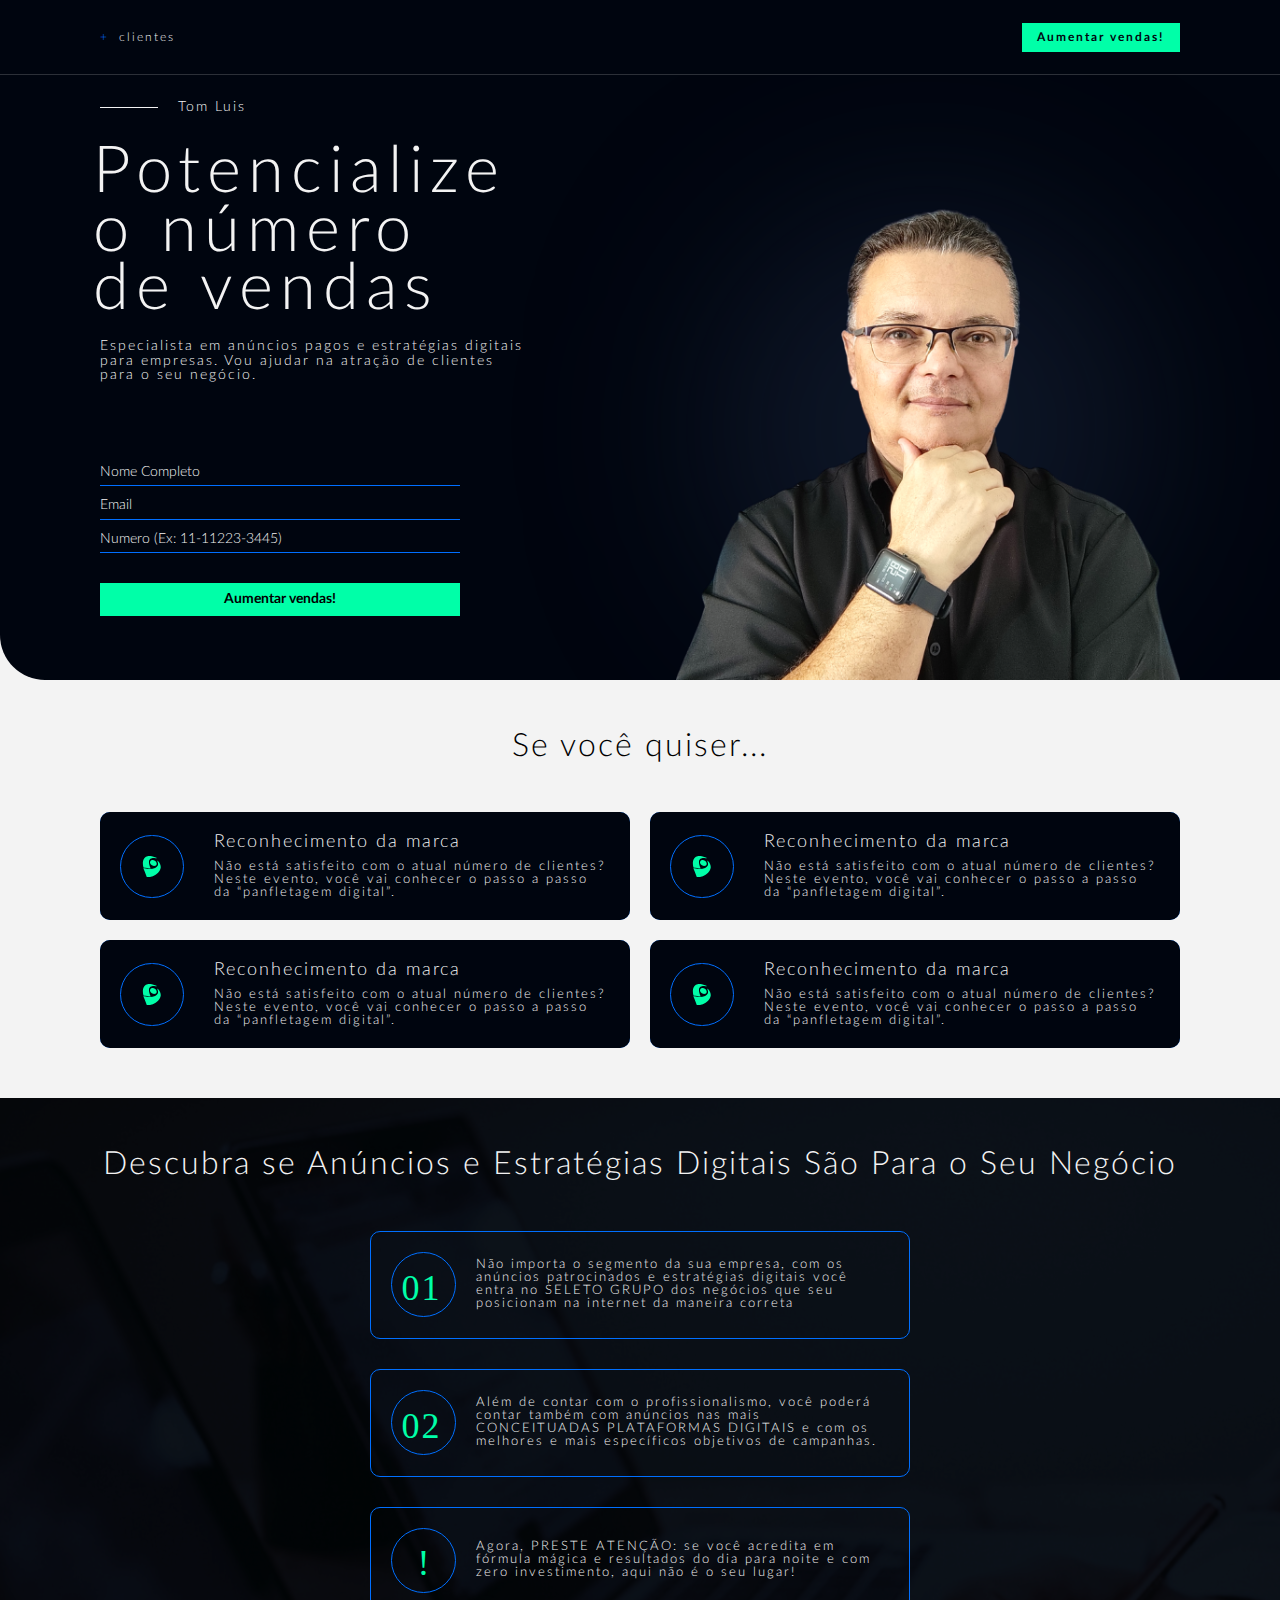
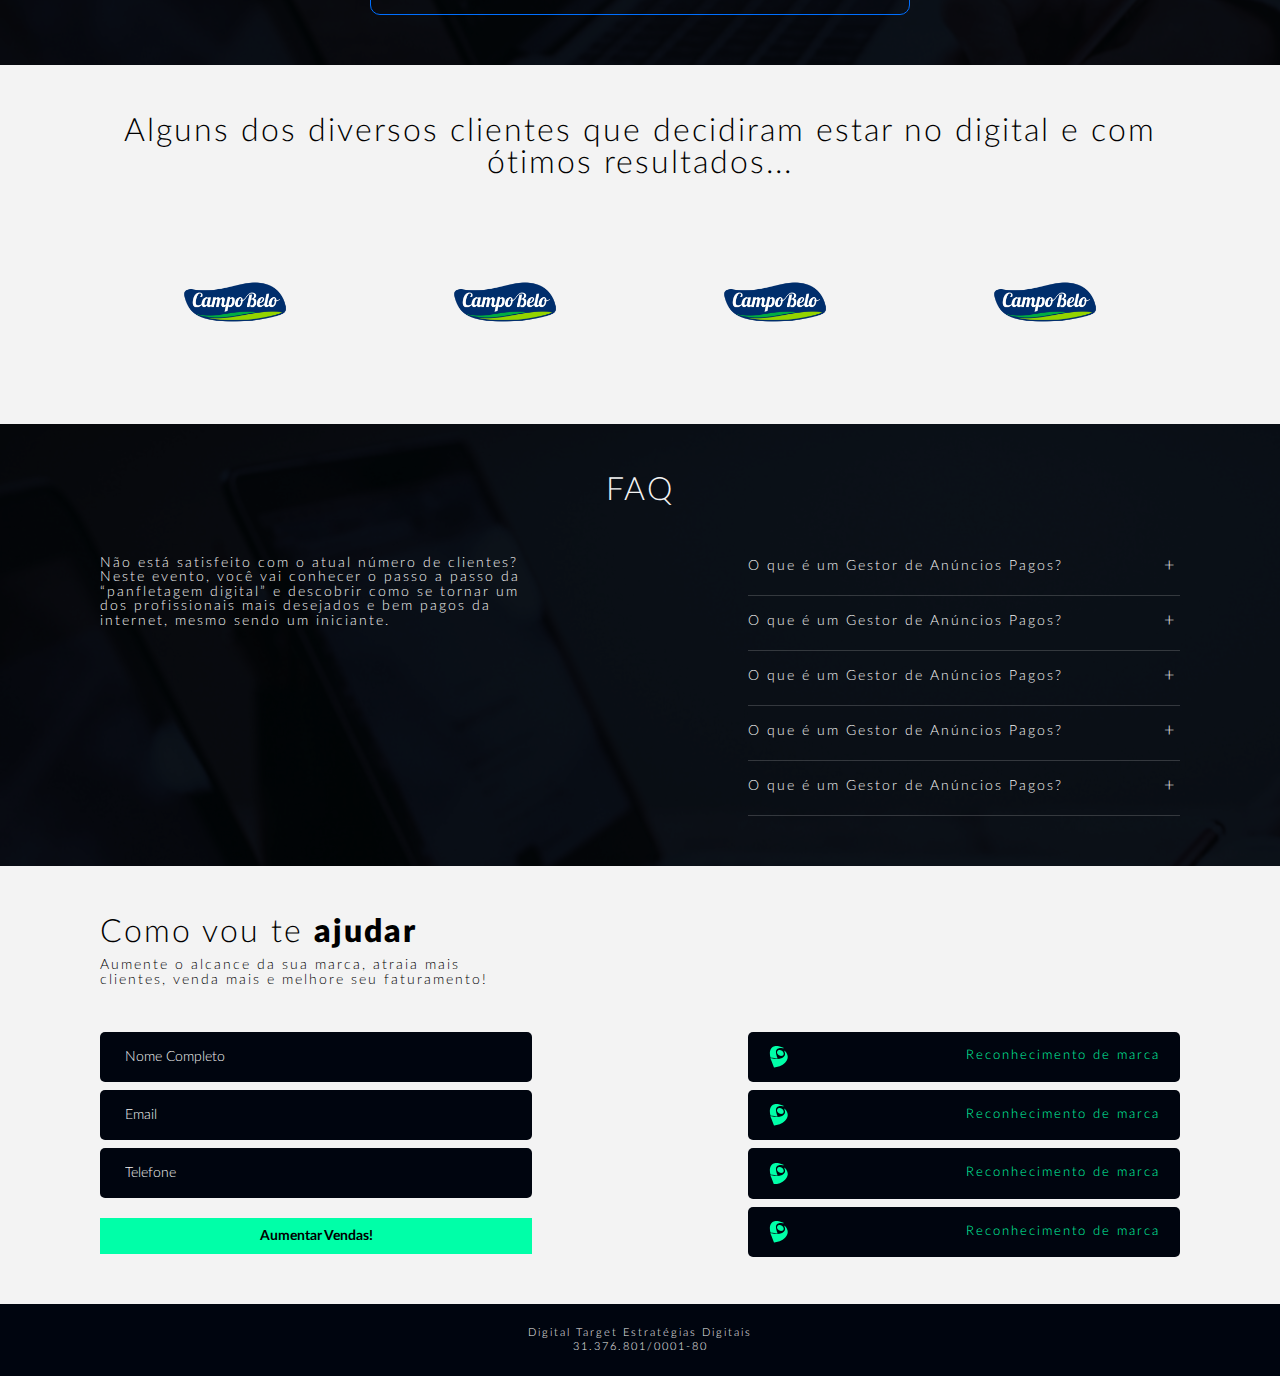
<file: index.html>
<!DOCTYPE html>
<html lang="pt-BR">
    <head>
        <meta charset="UTF-8">
        <meta http-equiv="X-UA-Compatible" content="IE=edge">
        <meta name="viewport" content="width=device-width, initial-scale=1.0">
        <title>Landing Page</title>

        <!-- <link rel="stylesheet" href="style.css"> -->
        <link rel="stylesheet" href="assets/scss/landing-page.css">
    </head>
    <body>
        <div class="landing-page">
            <header class="header">
                <div id="menu" class="header__menu-fixo">
                    <div class="header__menu-fixo__carrossel">
                        <span class="header__menu-fixo__carrossel__simbolo-mais">+</span>
                        <span id="carrossel" class="header__menu-fixo__carrossel__informacao">clientes</span>
                    </div>
                    <a href="#formulario" class="header__menu-fixo__botao">Aumentar vendas!</a>
                </div>

                <div class="header__conteudo">
                    <div class="header__conteudo__informacoes">
                        <div class="header__conteudo__informacoes__autor">
                            <div class="header__conteudo__informacoes__autor__linha"></div>
                            <span class="header__conteudo__informacoes__autor__nome">Tom Luis</span>
                        </div>

                        <div class="header__conteudo__informacoes__informacoes-principais">
                            <h1 class="header__conteudo__informacoes__informacoes-principais__titulo">Potencialize o número de vendas</h1>
                            <p class="header__conteudo__informacoes__informacoes-principais__descricao">Especialista em anúncios pagos e estratégias digitais para empresas. Vou ajudar na atração de clientes para o seu negócio.</p>
                        </div>

                        <form action="formulario.php" method="post" class="header__conteudo__informacoes__formulario">
                            <div class="header__conteudo__informacoes__formulario__inputs">
                                <input type="text"  name="nome"     placeholder="Nome Completo" class="header__conteudo__informacoes__formulario__inputs__input">
                                <input type="email" name="email"    placeholder="Email"         class="header__conteudo__informacoes__formulario__inputs__input">
                                <input type="text"  name="numero"   placeholder="Numero (Ex: 11-11223-3445)"        class="header__conteudo__informacoes__formulario__inputs__input">
                            </div>
                            <input type="submit" value="Aumentar vendas!" class="header__conteudo__informacoes__formulario__botao">
                        </form>
                    </div>

                    <div class="header__conteudo__container-imagem">
                        <img src="assets/midias/imagens/foto-principal.png" class="header__conteudo__container-imagem__imagem">
                        <div class="header__conteudo__container-imagem__luz"></div>
                    </div>
                </div>
            </header>

            <section class="beneficios">
                <h2 class="beneficios__titulo">Se você quiser...</h2>
                <div class="beneficios__cards">
                    <a href="#aumentar-vendas" class="beneficios__cards__card">
                        <div class="beneficios__cards__card__frente">
                            <div class="beneficios__cards__card__frente__container-icone">
                                <svg class="beneficios__cards__card__frente__container-icone__icone">
                                    <use xlink:href="assets/midias/icones/lattes.svg#lattes"></use>
                                </svg>
                            </div>
                            <div class="beneficios__cards__card__frente__informacoes">
                                <span class="beneficios__cards__card__frente__informacoes__titulo">Reconhecimento da marca</span>
                                <p class="beneficios__cards__card__frente__informacoes__descricao">Não está satisfeito com o atual número de clientes? Neste evento, você vai conhecer o passo a passo da “panfletagem digital”.</p>
                            </div>
                        </div>
                        <div href="#aumentar-vendas" class="beneficios__cards__card__verso">
                            <span class="beneficios__cards__card__verso__titulo">Reconhecimento de marca</span>
                            <div class="beneficios__cards__card__verso__aumentar-vendas">Aumentar Vendas!</div>
                        </div>
                    </a>
                    <a href="#aumentar-vendas" class="beneficios__cards__card">
                        <div class="beneficios__cards__card__frente">
                            <div class="beneficios__cards__card__frente__container-icone">
                                <svg class="beneficios__cards__card__frente__container-icone__icone">
                                    <use xlink:href="assets/midias/icones/lattes.svg#lattes"></use>
                                </svg>
                            </div>
                            <div class="beneficios__cards__card__frente__informacoes">
                                <span class="beneficios__cards__card__frente__informacoes__titulo">Reconhecimento da marca</span>
                                <p class="beneficios__cards__card__frente__informacoes__descricao">Não está satisfeito com o atual número de clientes? Neste evento, você vai conhecer o passo a passo da “panfletagem digital”.</p>
                            </div>
                        </div>
                        <div href="#aumentar-vendas" class="beneficios__cards__card__verso">
                            <span class="beneficios__cards__card__verso__titulo">Reconhecimento de marca</span>
                            <div class="beneficios__cards__card__verso__aumentar-vendas">Aumentar Vendas!</div>
                        </div>
                    </a>
                    <a href="#aumentar-vendas" class="beneficios__cards__card">
                        <div class="beneficios__cards__card__frente">
                            <div class="beneficios__cards__card__frente__container-icone">
                                <svg class="beneficios__cards__card__frente__container-icone__icone">
                                    <use xlink:href="assets/midias/icones/lattes.svg#lattes"></use>
                                </svg>
                            </div>
                            <div class="beneficios__cards__card__frente__informacoes">
                                <span class="beneficios__cards__card__frente__informacoes__titulo">Reconhecimento da marca</span>
                                <p class="beneficios__cards__card__frente__informacoes__descricao">Não está satisfeito com o atual número de clientes? Neste evento, você vai conhecer o passo a passo da “panfletagem digital”.</p>
                            </div>
                        </div>
                        <div href="#aumentar-vendas" class="beneficios__cards__card__verso">
                            <span class="beneficios__cards__card__verso__titulo">Reconhecimento de marca</span>
                            <div class="beneficios__cards__card__verso__aumentar-vendas">Aumentar Vendas!</div>
                        </div>
                    </a>
                    <a href="#aumentar-vendas" class="beneficios__cards__card">
                        <div class="beneficios__cards__card__frente">
                            <div class="beneficios__cards__card__frente__container-icone">
                                <svg class="beneficios__cards__card__frente__container-icone__icone">
                                    <use xlink:href="assets/midias/icones/lattes.svg#lattes"></use>
                                </svg>
                            </div>
                            <div class="beneficios__cards__card__frente__informacoes">
                                <span class="beneficios__cards__card__frente__informacoes__titulo">Reconhecimento da marca</span>
                                <p class="beneficios__cards__card__frente__informacoes__descricao">Não está satisfeito com o atual número de clientes? Neste evento, você vai conhecer o passo a passo da “panfletagem digital”.</p>
                            </div>
                        </div>
                        <div href="#aumentar-vendas" class="beneficios__cards__card__verso">
                            <span class="beneficios__cards__card__verso__titulo">Reconhecimento de marca</span>
                            <div class="beneficios__cards__card__verso__aumentar-vendas">Aumentar Vendas!</div>
                        </div>
                    </a>
                </div>
            </section>

            <section class="apontamentos">
                <div class="apontamentos__conteudo">
                    <h2 class="apontamentos__conteudo__titulo">Descubra se Anúncios e Estratégias Digitais São Para o Seu Negócio</h2>

                    <div class="apontamentos__conteudo__cards">
                        <div class="apontamentos__conteudo__cards__card">
                            <div class="apontamentos__conteudo__cards__card__container-numero">
                                <span class="apontamentos__conteudo__cards__card__container-numero__numero">01</span>
                            </div>
                            <p class="apontamentos__conteudo__cards__card__descricao">Não importa o segmento da sua empresa, com os anúncios patrocinados e estratégias digitais você entra no SELETO GRUPO dos negócios que seu posicionam na internet da maneira correta</p>
                        </div>
                        <div class="apontamentos__conteudo__cards__card">
                            <div class="apontamentos__conteudo__cards__card__container-numero">
                                <span class="apontamentos__conteudo__cards__card__container-numero__numero">02</span>
                            </div>
                            <p class="apontamentos__conteudo__cards__card__descricao">Além de contar com o profissionalismo, você poderá contar também com anúncios nas mais CONCEITUADAS PLATAFORMAS DIGITAIS e com os melhores e mais específicos objetivos de campanhas.</p>
                        </div>
                        <div class="apontamentos__conteudo__cards__card">
                            <div class="apontamentos__conteudo__cards__card__container-numero">
                                <span class="apontamentos__conteudo__cards__card__container-numero__numero apontamentos__conteudo__cards__card__container-numero__numero--exclamacao">!</span>
                            </div>
                            <p class="apontamentos__conteudo__cards__card__descricao">Agora, PRESTE ATENÇÃO: se você acredita em fórmula mágica e resultados do dia para noite e com zero investimento, aqui não é o seu lugar!</p>
                        </div>
                    </div>
                </div>
            </section>

            <section class="clientes">
                <h2 class="clientes__titulo">Alguns dos diversos clientes que decidiram estar no digital e com ótimos resultados...</h2>

                <div class="clientes__logos">
                    <div class="clientes__logos__container-logo">
                        <img src="assets/midias/imagens/campo-belo.png" alt="" class="clientes__logos__container-logo__logo">
                    </div>
                    <div class="clientes__logos__container-logo">
                        <img src="assets/midias/imagens/campo-belo.png" alt="" class="clientes__logos__container-logo__logo">
                    </div>
                    <div class="clientes__logos__container-logo">
                        <img src="assets/midias/imagens/campo-belo.png" alt="" class="clientes__logos__container-logo__logo">
                    </div>
                    <div class="clientes__logos__container-logo">
                        <img src="assets/midias/imagens/campo-belo.png" alt="" class="clientes__logos__container-logo__logo">
                    </div>
                </div>
            </section>

            <section class="faq">
                <h2 class="faq__titulo">FAQ</h2>
                <div class="faq__conteudo">
                    <p class="faq__conteudo__descricao">
                        Não está satisfeito com o atual número de clientes? Neste evento, você vai conhecer o passo a passo da “panfletagem digital” e descobrir como se tornar um dos profissionais mais desejados e bem pagos da internet, mesmo sendo um iniciante.
                    </p>

                    <div class="faq__conteudo__perguntas-respostas">
                        <div class="faq__conteudo__perguntas-respostas__pergunta-resposta">
                            <div class="faq__conteudo__perguntas-respostas__pergunta-resposta__pergunta">
                                <span class="faq__conteudo__perguntas-respostas__pergunta-resposta__pergunta__texto">O que é um Gestor de Anúncios Pagos?</span>
                                
                                <div class="faq__conteudo__perguntas-respostas__pergunta-resposta__pergunta__simbolos">
                                    <span class="faq__conteudo__perguntas-respostas__pergunta-resposta__pergunta__simbolos__mais">+</span>
                                    <span class="faq__conteudo__perguntas-respostas__pergunta-resposta__pergunta__simbolos__menos">-</span>
                                </div>
                            </div>
                            <p class="faq__conteudo__perguntas-respostas__pergunta-resposta__resposta">Os anúncios pagos são aquelas “publicidades” que vemos nas redes sociais como “patrocinados” ou em sites. Normalmente, estão localizados no feed das redes sociais ou nos banners, em sites...</p>
                        </div>
                        <div class="faq__conteudo__perguntas-respostas__pergunta-resposta">
                            <div class="faq__conteudo__perguntas-respostas__pergunta-resposta__pergunta">
                                <span class="faq__conteudo__perguntas-respostas__pergunta-resposta__pergunta__texto">O que é um Gestor de Anúncios Pagos?</span>
                                
                                <div class="faq__conteudo__perguntas-respostas__pergunta-resposta__pergunta__simbolos">
                                    <span class="faq__conteudo__perguntas-respostas__pergunta-resposta__pergunta__simbolos__mais">+</span>
                                    <span class="faq__conteudo__perguntas-respostas__pergunta-resposta__pergunta__simbolos__menos">-</span>
                                </div>
                            </div>
                            <p class="faq__conteudo__perguntas-respostas__pergunta-resposta__resposta">Os anúncios pagos são aquelas “publicidades” que vemos nas redes sociais como “patrocinados” ou em sites. Normalmente, estão localizados no feed das redes sociais ou nos banners, em sites...</p>
                        </div>
                        <div class="faq__conteudo__perguntas-respostas__pergunta-resposta">
                            <div class="faq__conteudo__perguntas-respostas__pergunta-resposta__pergunta">
                                <span class="faq__conteudo__perguntas-respostas__pergunta-resposta__pergunta__texto">O que é um Gestor de Anúncios Pagos?</span>
                                
                                <div class="faq__conteudo__perguntas-respostas__pergunta-resposta__pergunta__simbolos">
                                    <span class="faq__conteudo__perguntas-respostas__pergunta-resposta__pergunta__simbolos__mais">+</span>
                                    <span class="faq__conteudo__perguntas-respostas__pergunta-resposta__pergunta__simbolos__menos">-</span>
                                </div>
                            </div>
                            <p class="faq__conteudo__perguntas-respostas__pergunta-resposta__resposta">Os anúncios pagos são aquelas “publicidades” que vemos nas redes sociais como “patrocinados” ou em sites. Normalmente, estão localizados no feed das redes sociais ou nos banners, em sites...</p>
                        </div>
                        <div class="faq__conteudo__perguntas-respostas__pergunta-resposta">
                            <div class="faq__conteudo__perguntas-respostas__pergunta-resposta__pergunta">
                                <span class="faq__conteudo__perguntas-respostas__pergunta-resposta__pergunta__texto">O que é um Gestor de Anúncios Pagos?</span>
                                
                                <div class="faq__conteudo__perguntas-respostas__pergunta-resposta__pergunta__simbolos">
                                    <span class="faq__conteudo__perguntas-respostas__pergunta-resposta__pergunta__simbolos__mais">+</span>
                                    <span class="faq__conteudo__perguntas-respostas__pergunta-resposta__pergunta__simbolos__menos">-</span>
                                </div>
                            </div>
                            <p class="faq__conteudo__perguntas-respostas__pergunta-resposta__resposta">Os anúncios pagos são aquelas “publicidades” que vemos nas redes sociais como “patrocinados” ou em sites. Normalmente, estão localizados no feed das redes sociais ou nos banners, em sites...</p>
                        </div>
                        <div class="faq__conteudo__perguntas-respostas__pergunta-resposta">
                            <div class="faq__conteudo__perguntas-respostas__pergunta-resposta__pergunta">
                                <span class="faq__conteudo__perguntas-respostas__pergunta-resposta__pergunta__texto">O que é um Gestor de Anúncios Pagos?</span>
                                
                                <div class="faq__conteudo__perguntas-respostas__pergunta-resposta__pergunta__simbolos">
                                    <span class="faq__conteudo__perguntas-respostas__pergunta-resposta__pergunta__simbolos__mais">+</span>
                                    <span class="faq__conteudo__perguntas-respostas__pergunta-resposta__pergunta__simbolos__menos">-</span>
                                </div>
                            </div>
                            <p class="faq__conteudo__perguntas-respostas__pergunta-resposta__resposta">Os anúncios pagos são aquelas “publicidades” que vemos nas redes sociais como “patrocinados” ou em sites. Normalmente, estão localizados no feed das redes sociais ou nos banners, em sites...</p>
                        </div>
                    </div>
                </div>
            </section>

            <section id="formulario" class="formulario">
                <h2 class="formulario__titulo">Como vou te <span class="formulario__titulo__destaque">ajudar</span></h2>
                <div class="formulario__conteudo">
                    <form action="formulario.php" method="post" class="formulario__conteudo__form">
                        <h2 class="formulario__conteudo__form__titulo">Como vou te <span class="formulario__conteudo__form__titulo__destaque">ajudar</span></h2>
    
                        <p class="formulario__conteudo__form__descricao">Aumente o alcance da sua marca, atraia mais clientes, venda mais e melhore seu faturamento!</p>
                        
                        <div class="formulario__conteudo__form__inputs">
                            <input type="text"  placeholder="Nome Completo" class="formulario__conteudo__form__inputs__input">
                            <input type="email" placeholder="Email"         class="formulario__conteudo__form__inputs__input">
                            <input type="text"  placeholder="Telefone"      class="formulario__conteudo__form__inputs__input">
                        </div>
    
                        <button type="submit" class="formulario__conteudo__form__botao">Aumentar Vendas!</button>
                    </form>
    
                    <div class="formulario__conteudo__informacoes-adicionais">
                        <div class="formulario__conteudo__informacoes-adicionais__informacao-adicional">
                            <p class="formulario__conteudo__informacoes-adicionais__informacao-adicional__texto">Reconhecimento de marca</p>
                            <svg class="formulario__conteudo__informacoes-adicionais__informacao-adicional__icone">
                                <use xlink:href="assets/midias/icones/lattes.svg#lattes"></use>
                            </svg>
                        </div>
                        <div class="formulario__conteudo__informacoes-adicionais__informacao-adicional">
                            <p class="formulario__conteudo__informacoes-adicionais__informacao-adicional__texto">Reconhecimento de marca</p>
                            <svg class="formulario__conteudo__informacoes-adicionais__informacao-adicional__icone">
                                <use xlink:href="assets/midias/icones/lattes.svg#lattes"></use>
                            </svg>
                        </div>
                        <div class="formulario__conteudo__informacoes-adicionais__informacao-adicional">
                            <p class="formulario__conteudo__informacoes-adicionais__informacao-adicional__texto">Reconhecimento de marca</p>
                            <svg class="formulario__conteudo__informacoes-adicionais__informacao-adicional__icone">
                                <use xlink:href="assets/midias/icones/lattes.svg#lattes"></use>
                            </svg>
                        </div>
                        <div class="formulario__conteudo__informacoes-adicionais__informacao-adicional">
                            <p class="formulario__conteudo__informacoes-adicionais__informacao-adicional__texto">Reconhecimento de marca</p>
                            <svg class="formulario__conteudo__informacoes-adicionais__informacao-adicional__icone">
                                <use xlink:href="assets/midias/icones/lattes.svg#lattes"></use>
                            </svg>
                        </div>
                    </div>
                </div>
            </section>

            <footer class="footer">
                <p class="footer__informacoes">
                    Digital Target Estratégias Digitais <br />
                    31.376.801/0001-80
                </p>
            </footer>
        </div>

        <script src="assets/js/menu.js"></script>
        <script src="assets/js/faq.js"></script>
        <script src="assets/js/carrossel.js"></script>
        <script src="assets/js/validacaoForm1.js"></script>
    </body>
</html
</file>
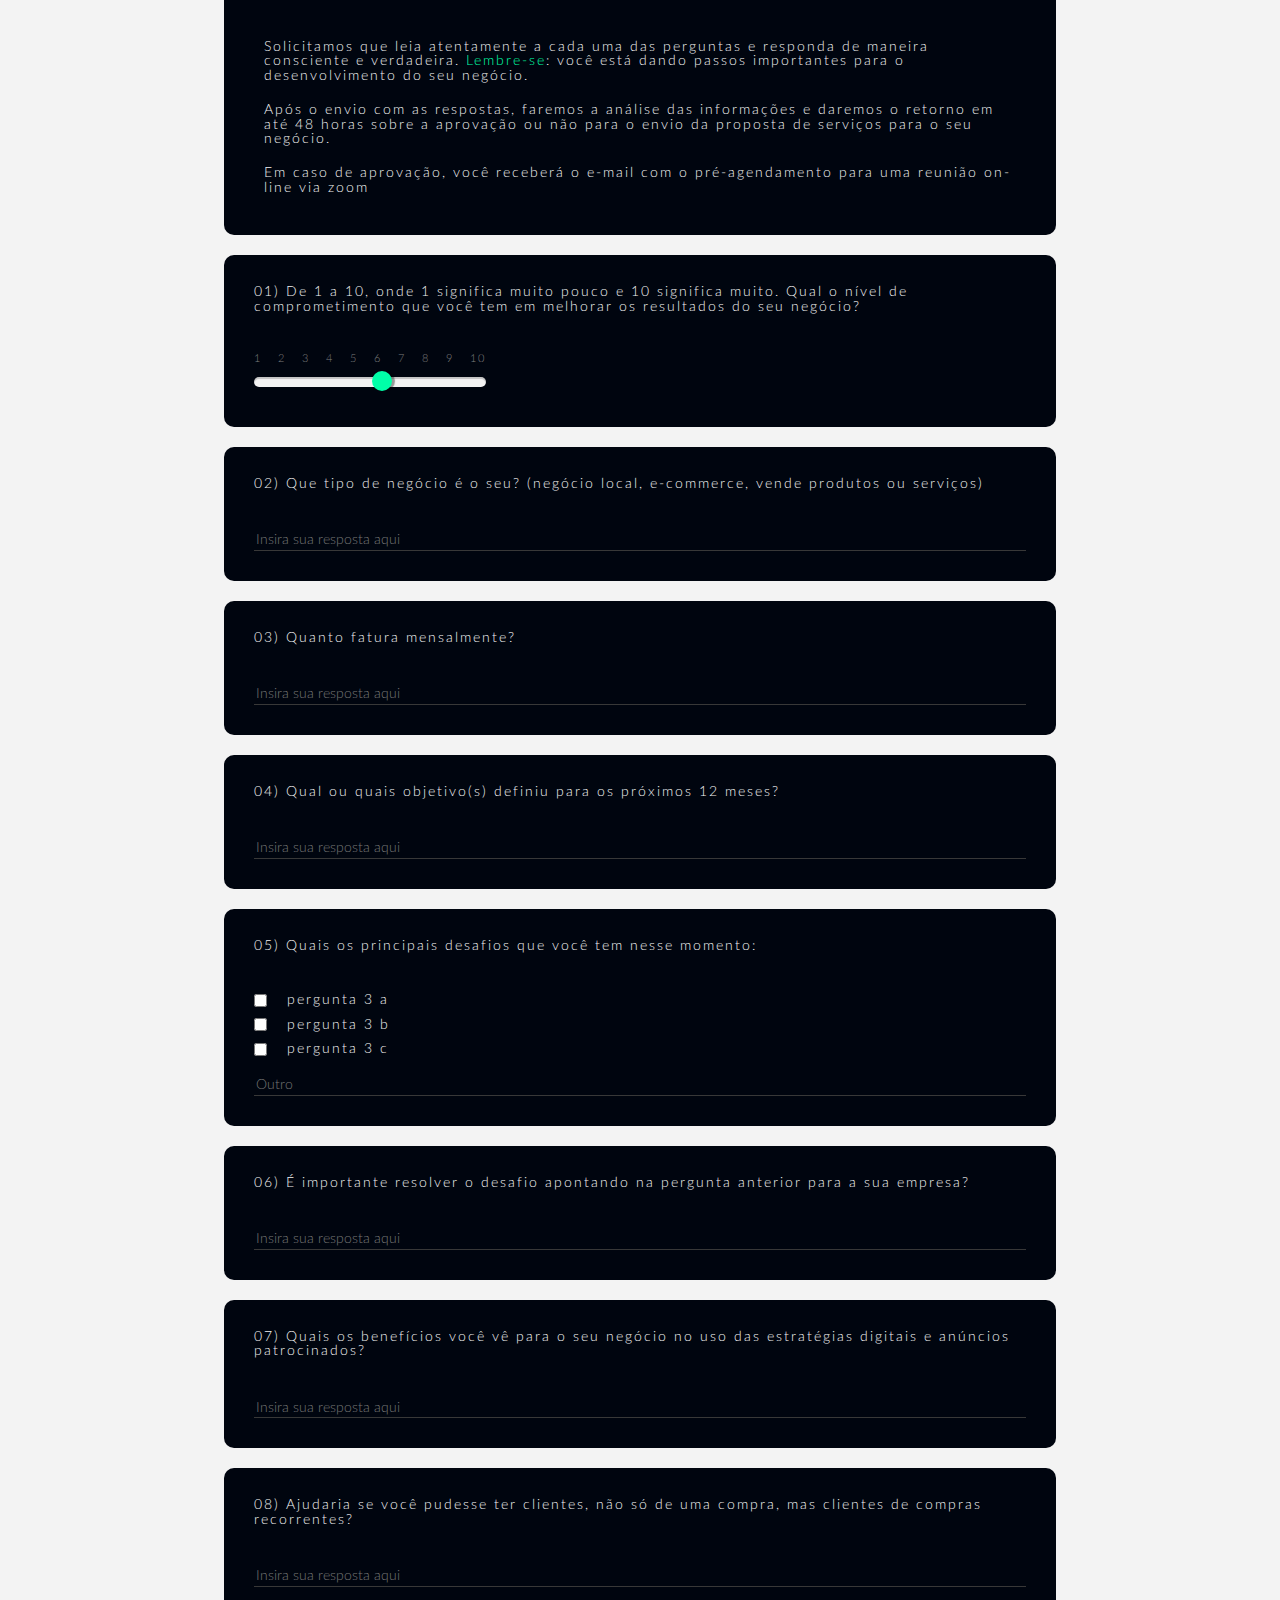
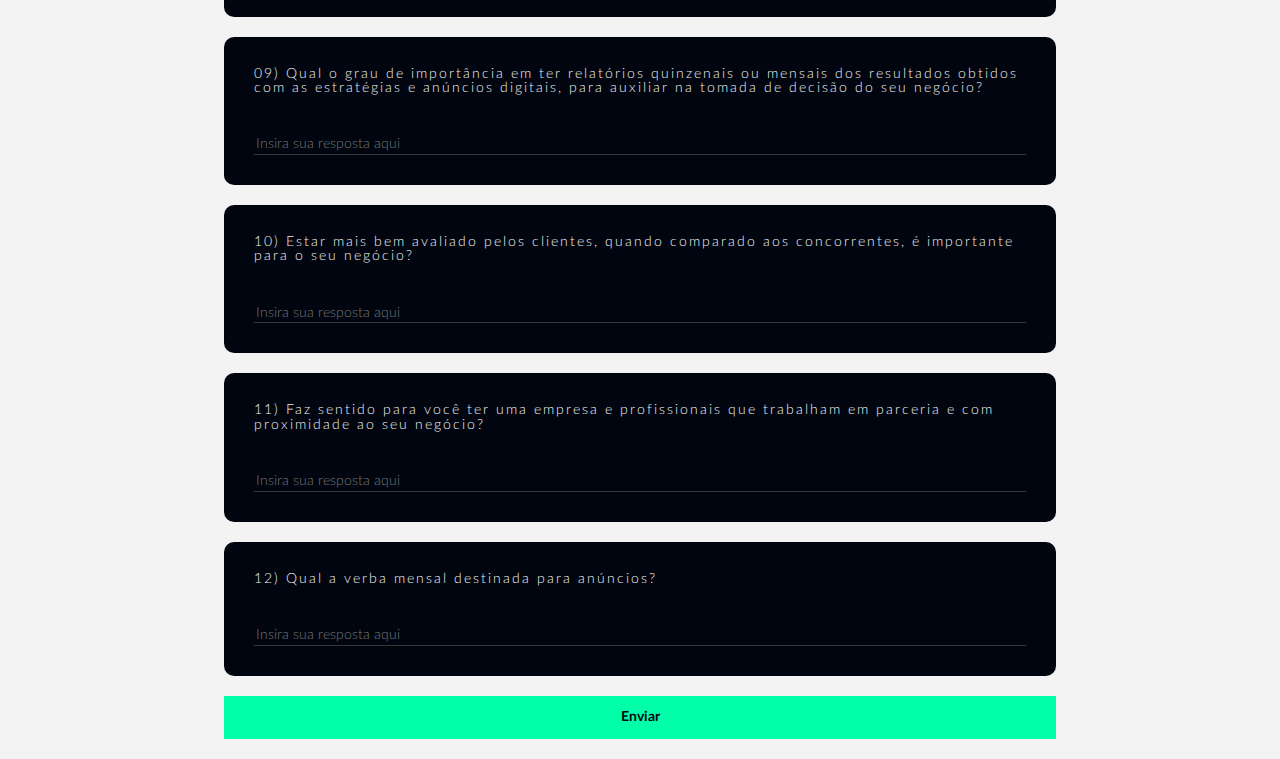
<file: formulario.html>
<!DOCTYPE html>
    <html lang="pt-BR">
    <head>
        <meta charset="UTF-8">
        <meta http-equiv="X-UA-Compatible" content="IE=edge">
        <meta name="viewport" content="width=device-width, initial-scale=1.0">
        <title>Formulário de qualificação</title>

        <link rel="stylesheet" href="assets/scss/formulario.css">
    </head>
    <body>
        <div class="formulario">
            <header class="formulario__header">

                <div class="formulario__header__texto">
                    <p class="formulario__header__texto__paragrafo">
                        Solicitamos que leia atentamente a cada uma das perguntas e responda de maneira consciente e verdadeira. 
                        <span class="formulario__header__texto__paragrafo__destaque">Lembre-se</span>: você está dando passos importantes para o desenvolvimento do seu negócio.
                    </p>
                    <p class="formulario__header__texto__paragrafo">
                        Após o envio com as respostas, faremos a análise das informações e daremos o retorno em até 48 horas sobre a 
                        aprovação ou não para o envio da proposta de serviços para o seu negócio.
                    </p>
                    <p class="formulario__header__texto__paragrafo">
                        Em caso de aprovação, você receberá o e-mail com o pré-agendamento para uma reunião on-line via zoom
                    </p>
                </div>
            </header>

            <form id="formulario" action="obrigado.php" class="formulario__forms">
                <div class="formulario__forms__pergunta">
                    <h2 class="formulario__forms__pergunta__titulo">01) De 1 a 10, onde 1 significa muito pouco e 10 significa muito. Qual o nível de comprometimento que você tem em melhorar os resultados do seu negócio?</h2>

                    <div class="formulario__forms__pergunta__container-range">
                        <div class="formulario__forms__pergunta__container-range__numeros">
                            <span class="formulario__forms__pergunta__container-range__numeros__numero">1</span>
                            <span class="formulario__forms__pergunta__container-range__numeros__numero">2</span>
                            <span class="formulario__forms__pergunta__container-range__numeros__numero">3</span>
                            <span class="formulario__forms__pergunta__container-range__numeros__numero">4</span>
                            <span class="formulario__forms__pergunta__container-range__numeros__numero">5</span>
                            <span class="formulario__forms__pergunta__container-range__numeros__numero">6</span>
                            <span class="formulario__forms__pergunta__container-range__numeros__numero">7</span>
                            <span class="formulario__forms__pergunta__container-range__numeros__numero">8</span>
                            <span class="formulario__forms__pergunta__container-range__numeros__numero">9</span>
                            <span class="formulario__forms__pergunta__container-range__numeros__numero">10</span>
                        </div>

                        <input type="range" name="pergunta2" class="formulario__forms__pergunta__container-range__input" min="1" max="10" step="1">
                    </div>
                </div>

                <div class="formulario__forms__pergunta">
                    <h2 class="formulario__forms__pergunta__titulo">02) Que tipo de negócio é o seu? (negócio local, e-commerce, vende produtos ou serviços)</h2>
                    <input type="text" name="pergunta1" placeholder="Insira sua resposta aqui" class="formulario__forms__pergunta__input">
                </div>
                
                <div class="formulario__forms__pergunta">
                    <h2 class="formulario__forms__pergunta__titulo">03) Quanto fatura mensalmente?</h2>
                    <input type="text" name="pergunta1" placeholder="Insira sua resposta aqui" class="formulario__forms__pergunta__input">
                </div>
                
                <div class="formulario__forms__pergunta">
                    <h2 class="formulario__forms__pergunta__titulo">04) Qual ou quais objetivo(s) definiu para os próximos 12 meses?</h2>
                    <input type="text" name="pergunta1" placeholder="Insira sua resposta aqui" class="formulario__forms__pergunta__input">
                </div>

                <div class="formulario__forms__pergunta">
                    <h2 class="formulario__forms__pergunta__titulo">05) Quais os principais desafios que você tem nesse momento:</h2>
                    <div class="formulario__forms__pergunta__container-checkbox">
                        <div class="formulario__forms__pergunta__container-checkbox__opcao">
                            <input type="checkbox"  name="pergunta3a" id="pergunta3a" placeholder="pergunta3a" class="formulario__forms__pergunta__container-checkbox__opcao__checkbox"> <label for="pergunta3a" class="formulario__forms__pergunta__container-checkbox__opcao__label">pergunta 3 a</label>
                        </div>
                        
                        <div class="formulario__forms__pergunta__container-checkbox__opcao">
                            <input type="checkbox"  name="pergunta3b" id="pergunta3b" placeholder="pergunta3b" class="formulario__forms__pergunta__container-checkbox__opcao__checkbox"> <label for="pergunta3b" class="formulario__forms__pergunta__container-checkbox__opcao__label">pergunta 3 b</label>
                        </div>
                        
                        <div class="formulario__forms__pergunta__container-checkbox__opcao">
                            <input type="checkbox"  name="pergunta3c" id="pergunta3c" placeholder="pergunta3c" class="formulario__forms__pergunta__container-checkbox__opcao__checkbox"> <label for="pergunta3c" class="formulario__forms__pergunta__container-checkbox__opcao__label">pergunta 3 c</label>
                        </div>
                    </div>
                    <input type="text"      name="pergunta3c" placeholder="Outro" class="formulario__forms__pergunta__input">
                </div>

                <div class="formulario__forms__pergunta">
                    <h2 class="formulario__forms__pergunta__titulo">06) É importante resolver o desafio apontando na pergunta anterior para a sua empresa?</h2>
                    <input type="text" name="pergunta1" placeholder="Insira sua resposta aqui" class="formulario__forms__pergunta__input">
                </div>
                
                <div class="formulario__forms__pergunta">
                    <h2 class="formulario__forms__pergunta__titulo">07) Quais os benefícios você vê para o seu negócio no uso das estratégias digitais e anúncios patrocinados?</h2>
                    <input type="text" name="pergunta1" placeholder="Insira sua resposta aqui" class="formulario__forms__pergunta__input">
                </div>
                
                <div class="formulario__forms__pergunta">
                    <h2 class="formulario__forms__pergunta__titulo">08) Ajudaria se você pudesse ter clientes, não só de uma compra, mas clientes de compras
                        recorrentes?</h2>
                    <input type="text" name="pergunta1" placeholder="Insira sua resposta aqui" class="formulario__forms__pergunta__input">
                </div>
                
                <div class="formulario__forms__pergunta">
                    <h2 class="formulario__forms__pergunta__titulo">09) Qual o grau de importância em ter relatórios quinzenais ou mensais dos resultados obtidos com as estratégias e anúncios digitais, para auxiliar na tomada de decisão do seu negócio?</h2>
                    <input type="text" name="pergunta1" placeholder="Insira sua resposta aqui" class="formulario__forms__pergunta__input">
                </div>
                
                <div class="formulario__forms__pergunta">
                    <h2 class="formulario__forms__pergunta__titulo">10) Estar mais bem avaliado pelos clientes, quando comparado aos concorrentes, é importante para o seu negócio?</h2>
                    <input type="text" name="pergunta1" placeholder="Insira sua resposta aqui" class="formulario__forms__pergunta__input">
                </div>
                
                <div class="formulario__forms__pergunta">
                    <h2 class="formulario__forms__pergunta__titulo">11) Faz sentido para você ter uma empresa e profissionais que trabalham em parceria e com proximidade ao seu negócio?</h2>
                    <input type="text" name="pergunta1" placeholder="Insira sua resposta aqui" class="formulario__forms__pergunta__input">
                </div>
                
                <div class="formulario__forms__pergunta">
                    <h2 class="formulario__forms__pergunta__titulo">12) Qual a verba mensal destinada para anúncios?</h2>
                    <input type="text" name="pergunta1" placeholder="Insira sua resposta aqui" class="formulario__forms__pergunta__input">
                </div>

                <button type="submit" class="formulario__forms__botao">Enviar</button>
            </form>
        </div>
    </body>
</html>
</file>
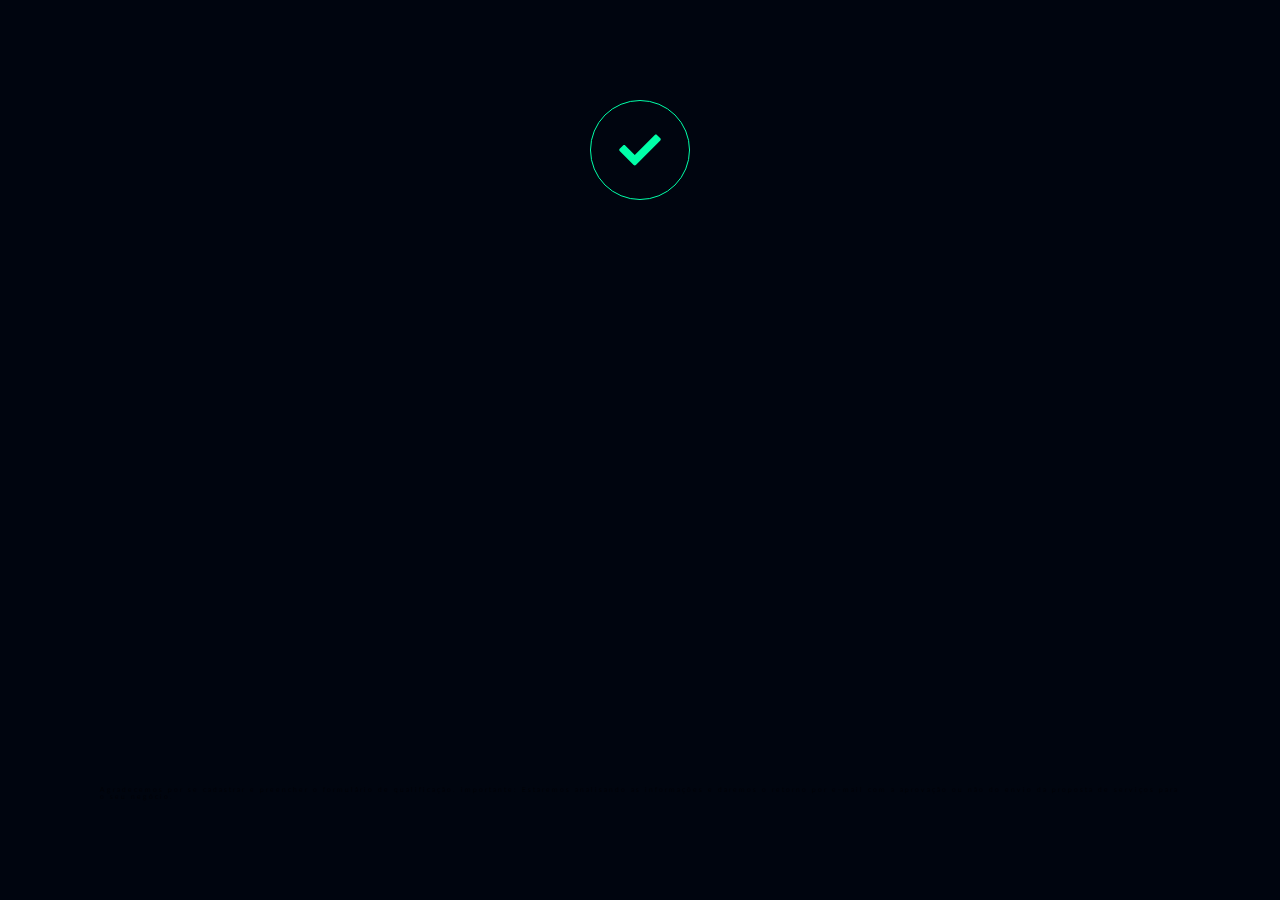
<file: obrigado.html>
<!DOCTYPE html>
    <html lang="pt-BR">
    <head>
        <meta charset="UTF-8">
        <meta http-equiv="X-UA-Compatible" content="IE=edge">
        <meta name="viewport" content="width=device-width, initial-scale=1.0">
        <title>Obrigado!</title>

        <link rel="stylesheet" href="assets/scss/obrigado.css">
    </head>
    <body>
        <div class="obrigado">
            <div class="obrigado__container">
                <div class="obrigado__container__container-icone">
                    <div class="obrigado__container__container-icone__circulo"></div>
                    <svg class="icon obrigado__container__container-icone__icone">
                        <use xlink:href="assets/midias/icones/symbol-defs.svg#checkmark"></use>
                  </svg>
                </div>

                <p class="obrigado__container__texto">
                    <span class="obrigado__container__texto__linha">
                        Agradecemos por se cadastrar e preencher o formulário de qualificação.
                    </span>

                    <span class="obrigado__container__texto__linha">
                        <span class="obrigado__container__texto__linha__destaque">importante</span>: Estaremos analisando as informações e daremos o retorno por e-mail com a
                    </span>

                    <span class="obrigado__container__texto__linha">
                        aprovação ou não do envio da proposta de serviços para o seu negócio. 
                    </span>
                </p>
            </div>
        </div>
    </body>
</html>
</file>
<file: style.css>
html {
    --cor-principal: #11D183;
    --cor-secundaria: ;
    --min-height: ;
    --max-height: ;
    --min-width: ;
    --max-width: ;
    --transition-1: .2s ease;
    --tamanho-text-comum: 1.7rem;
    --tamanho-text-importante: 4rem;
  }
  @media only screen and (max-width: 1600px) {
    html {
      --tamanho-text-comum: 1.4rem;
      --tamanho-text-importante: 3rem;
    }
  }
  
  /*! normalize.css v8.0.1 | MIT License | github.com/necolas/normalize.css */
  /* Document
  ========================================================================== */
  /**
  * 1. Correct the line height in all browsers.
  * 2. Prevent adjustments of font size after orientation changes in iOS.
  */
  html {
    line-height: 1.15; /* 1 */
    -webkit-text-size-adjust: 100%; /* 2 */
  }
  
  /* Sections
      ========================================================================== */
  /**
  * Remove the margin in all browsers.
  */
  body {
    margin: 0;
  }
  
  /**
  * Render the `main` element consistently in IE.
  */
  main {
    display: block;
  }
  
  /**
  * Correct the font size and margin on `h1` elements within `section` and
  * `article` contexts in Chrome, Firefox, and Safari.
  */
  h1 {
    font-size: 2em;
    margin: 0.67em 0;
  }
  
  /* Grouping content
      ========================================================================== */
  /**
  * 1. Add the correct box sizing in Firefox.
  * 2. Show the overflow in Edge and IE.
  */
  hr {
    box-sizing: content-box; /* 1 */
    height: 0; /* 1 */
    overflow: visible; /* 2 */
  }
  
  /**
  * 1. Correct the inheritance and scaling of font size in all browsers.
  * 2. Correct the odd `em` font sizing in all browsers.
  */
  pre {
    font-family: monospace, monospace; /* 1 */
    font-size: 1em; /* 2 */
  }
  
  /* Text-level semantics
      ========================================================================== */
  /**
  * Remove the gray background on active links in IE 10.
  */
  a {
    background-color: transparent;
  }
  
  /**
  * 1. Remove the bottom border in Chrome 57-
  * 2. Add the correct text decoration in Chrome, Edge, IE, Opera, and Safari.
  */
  abbr[title] {
    border-bottom: none; /* 1 */
    text-decoration: underline; /* 2 */
    -webkit-text-decoration: underline dotted;
            text-decoration: underline dotted; /* 2 */
  }
  
  /**
  * Add the correct font weight in Chrome, Edge, and Safari.
  */
  b,
  strong {
    font-weight: bolder;
  }
  
  /**
  * 1. Correct the inheritance and scaling of font size in all browsers.
  * 2. Correct the odd `em` font sizing in all browsers.
  */
  code,
  kbd,
  samp {
    font-family: monospace, monospace; /* 1 */
    font-size: 1em; /* 2 */
  }
  
  /**
  * Add the correct font size in all browsers.
  */
  small {
    font-size: 80%;
  }
  
  /**
  * Prevent `sub` and `sup` elements from affecting the line height in
  * all browsers.
  */
  sub,
  sup {
    font-size: 75%;
    line-height: 0;
    position: relative;
    vertical-align: baseline;
  }
  
  sub {
    bottom: -0.25em;
  }
  
  sup {
    top: -0.5em;
  }
  
  /* Embedded content
      ========================================================================== */
  /**
  * Remove the border on images inside links in IE 10.
  */
  img {
    border-style: none;
  }
  
  /* Forms
      ========================================================================== */
  /**
  * 1. Change the font styles in all browsers.
  * 2. Remove the margin in Firefox and Safari.
  */
  button,
  input,
  optgroup,
  select,
  textarea {
    font-family: inherit; /* 1 */
    font-size: 100%; /* 1 */
    line-height: 1.15; /* 1 */
    margin: 0; /* 2 */
  }
  
  /**
  * Show the overflow in IE.
  * 1. Show the overflow in Edge.
  */
  button,
  input { /* 1 */
    overflow: visible;
  }
  
  /**
  * Remove the inheritance of text transform in Edge, Firefox, and IE.
  * 1. Remove the inheritance of text transform in Firefox.
  */
  button,
  select { /* 1 */
    text-transform: none;
  }
  
  /**
  * Correct the inability to style clickable types in iOS and Safari.
  */
  button,
  [type=button],
  [type=reset],
  [type=submit] {
    -webkit-appearance: button;
  }
  
  /**
  * Remove the inner border and padding in Firefox.
  */
  button::-moz-focus-inner,
  [type=button]::-moz-focus-inner,
  [type=reset]::-moz-focus-inner,
  [type=submit]::-moz-focus-inner {
    border-style: none;
    padding: 0;
  }
  
  /**
  * Restore the focus styles unset by the previous rule.
  */
  button:-moz-focusring,
  [type=button]:-moz-focusring,
  [type=reset]:-moz-focusring,
  [type=submit]:-moz-focusring {
    outline: 1px dotted ButtonText;
  }
  
  /**
  * Correct the padding in Firefox.
  */
  fieldset {
    padding: 0.35em 0.75em 0.625em;
  }
  
  /**
  * 1. Correct the text wrapping in Edge and IE.
  * 2. Correct the color inheritance from `fieldset` elements in IE.
  * 3. Remove the padding so developers are not caught out when they zero out
  *    `fieldset` elements in all browsers.
  */
  legend {
    box-sizing: border-box; /* 1 */
    color: inherit; /* 2 */
    display: table; /* 1 */
    max-width: 100%; /* 1 */
    padding: 0; /* 3 */
    white-space: normal; /* 1 */
  }
  
  /**
  * Add the correct vertical alignment in Chrome, Firefox, and Opera.
  */
  progress {
    vertical-align: baseline;
  }
  
  /**
  * Remove the default vertical scrollbar in IE 10+.
  */
  textarea {
    overflow: auto;
  }
  
  /**
  * 1. Add the correct box sizing in IE 10.
  * 2. Remove the padding in IE 10.
  */
  [type=checkbox],
  [type=radio] {
    box-sizing: border-box; /* 1 */
    padding: 0; /* 2 */
  }
  
  /**
  * Correct the cursor style of increment and decrement buttons in Chrome.
  */
  [type=number]::-webkit-inner-spin-button,
  [type=number]::-webkit-outer-spin-button {
    height: auto;
  }
  
  /**
  * 1. Correct the odd appearance in Chrome and Safari.
  * 2. Correct the outline style in Safari.
  */
  [type=search] {
    -webkit-appearance: textfield; /* 1 */
    outline-offset: -2px; /* 2 */
  }
  
  /**
  * Remove the inner padding in Chrome and Safari on macOS.
  */
  [type=search]::-webkit-search-decoration {
    -webkit-appearance: none;
  }
  
  /**
  * 1. Correct the inability to style clickable types in iOS and Safari.
  * 2. Change font properties to `inherit` in Safari.
  */
  ::-webkit-file-upload-button {
    -webkit-appearance: button; /* 1 */
    font: inherit; /* 2 */
  }
  
  /* Interactive
      ========================================================================== */
  /*
  * Add the correct display in Edge, IE 10+, and Firefox.
  */
  details {
    display: block;
  }
  
  /*
  * Add the correct display in all browsers.
  */
  summary {
    display: list-item;
  }
  
  /* Misc
      ========================================================================== */
  /**
  * Add the correct display in IE 10+.
  */
  template {
    display: none;
  }
  
  /**
  * Add the correct display in IE 10.
  */
  [hidden] {
    display: none;
  }
  
  /* http://meyerweb.com/eric/tools/css/reset/ 
     v2.0 | 20110126
     License: none (public domain)
  */
  html, body, div, span, applet, object, iframe,
  h1, h2, h3, h4, h5, h6, p, blockquote, pre,
  a, abbr, acronym, address, big, cite, code,
  del, dfn, em, img, ins, kbd, q, s, samp,
  small, strike, strong, sub, sup, tt, var,
  b, u, i, center,
  dl, dt, dd, ol, ul, li,
  fieldset, form, label, legend,
  table, caption, tbody, tfoot, thead, tr, th, td,
  article, aside, canvas, details, embed,
  figure, figcaption, footer, header, hgroup,
  menu, nav, output, ruby, section, summary,
  time, mark, audio, video {
    margin: 0;
    padding: 0;
    border: 0;
    font-size: 100%;
    font: inherit;
    vertical-align: baseline;
  }
  
  /* HTML5 display-role reset for older browsers */
  article, aside, details, figcaption, figure,
  footer, header, hgroup, menu, nav, section {
    display: block;
  }
  
  body {
    line-height: 1;
  }
  
  ol, ul {
    list-style: none;
  }
  
  blockquote, q {
    quotes: none;
  }
  
  blockquote:before, blockquote:after,
  q:before, q:after {
    content: "";
    content: none;
  }
  
  table {
    border-collapse: collapse;
    border-spacing: 0;
  }
  
  @font-face {
    src: url("../midias/fontes/lato/Lato-Regular.woff");
    font-family: "Lato Regular";
  }
  @font-face {
    src: url("../midias/fontes/lato/Lato-Semibold.woff");
    font-family: "Lato Semibold";
  }
  html {
    font-size: 62.5%;
    font-family: "Lato Regular", "Segoe UI", Arial, Helvetica, sans-serif;
    letter-spacing: 2px;
  }
  
  * {
    box-sizing: inherit;
  }
  
  body {
    box-sizing: border-box;
  }
  
  body {
    background-color: blue;
  }/*# sourceMappingURL=main.css.map */
</file>
<file: assets/scss/landing-page.css>
html {
  --cor-principal: #00050f;
  --cor-secundaria: #00FFA8;
  --cor-terciaria: #006FFF;
  --cor-fundo: #F3F3F3;
  --transition-1: .2s cubic-bezier(0.455, 0.03, 0.515, 0.955);
  --breakpoint-width-1: 1600px;
  --tamanho-text-comum: 1.7rem;
  --tamanho-text-importante: 4rem;
  --distancia-horizontal: 100px;
  --distancia-vertical: 50px;
}
@media only screen and (max-width: --breakpoint-width-1) {
  html {
    --tamanho-text-comum: 1.4rem;
    --tamanho-text-importante: 3rem;
  }
}
@media only screen and (max-width: 1150px) {
  html {
    --distancia-horizontal: 30px;
  }
}

/*! normalize.css v8.0.1 | MIT License | github.com/necolas/normalize.css */
/* Document
========================================================================== */
/**
* 1. Correct the line height in all browsers.
* 2. Prevent adjustments of font size after orientation changes in iOS.
*/
html {
  line-height: 1.15; /* 1 */
  -webkit-text-size-adjust: 100%; /* 2 */
}

/* Sections
    ========================================================================== */
/**
* Remove the margin in all browsers.
*/
body {
  margin: 0;
}

/**
* Render the `main` element consistently in IE.
*/
main {
  display: block;
}

/**
* Correct the font size and margin on `h1` elements within `section` and
* `article` contexts in Chrome, Firefox, and Safari.
*/
h1 {
  font-size: 2em;
  margin: 0.67em 0;
}

/* Grouping content
    ========================================================================== */
/**
* 1. Add the correct box sizing in Firefox.
* 2. Show the overflow in Edge and IE.
*/
hr {
  box-sizing: content-box; /* 1 */
  height: 0; /* 1 */
  overflow: visible; /* 2 */
}

/**
* 1. Correct the inheritance and scaling of font size in all browsers.
* 2. Correct the odd `em` font sizing in all browsers.
*/
pre {
  font-family: monospace, monospace; /* 1 */
  font-size: 1em; /* 2 */
}

/* Text-level semantics
    ========================================================================== */
/**
* Remove the gray background on active links in IE 10.
*/
a {
  background-color: transparent;
}

/**
* 1. Remove the bottom border in Chrome 57-
* 2. Add the correct text decoration in Chrome, Edge, IE, Opera, and Safari.
*/
abbr[title] {
  border-bottom: none; /* 1 */
  text-decoration: underline; /* 2 */
  -webkit-text-decoration: underline dotted;
          text-decoration: underline dotted; /* 2 */
}

/**
* Add the correct font weight in Chrome, Edge, and Safari.
*/
b,
strong {
  font-weight: bolder;
}

/**
* 1. Correct the inheritance and scaling of font size in all browsers.
* 2. Correct the odd `em` font sizing in all browsers.
*/
code,
kbd,
samp {
  font-family: monospace, monospace; /* 1 */
  font-size: 1em; /* 2 */
}

/**
* Add the correct font size in all browsers.
*/
small {
  font-size: 80%;
}

/**
* Prevent `sub` and `sup` elements from affecting the line height in
* all browsers.
*/
sub,
sup {
  font-size: 75%;
  line-height: 0;
  position: relative;
  vertical-align: baseline;
}

sub {
  bottom: -0.25em;
}

sup {
  top: -0.5em;
}

/* Embedded content
    ========================================================================== */
/**
* Remove the border on images inside links in IE 10.
*/
img {
  border-style: none;
}

/* Forms
    ========================================================================== */
/**
* 1. Change the font styles in all browsers.
* 2. Remove the margin in Firefox and Safari.
*/
button,
input,
optgroup,
select,
textarea {
  font-family: inherit; /* 1 */
  font-size: 100%; /* 1 */
  line-height: 1.15; /* 1 */
  margin: 0; /* 2 */
}

/**
* Show the overflow in IE.
* 1. Show the overflow in Edge.
*/
button,
input { /* 1 */
  overflow: visible;
}

/**
* Remove the inheritance of text transform in Edge, Firefox, and IE.
* 1. Remove the inheritance of text transform in Firefox.
*/
button,
select { /* 1 */
  text-transform: none;
}

/**
* Correct the inability to style clickable types in iOS and Safari.
*/
button,
[type=button],
[type=reset],
[type=submit] {
  -webkit-appearance: button;
}

/**
* Remove the inner border and padding in Firefox.
*/
button::-moz-focus-inner,
[type=button]::-moz-focus-inner,
[type=reset]::-moz-focus-inner,
[type=submit]::-moz-focus-inner {
  border-style: none;
  padding: 0;
}

/**
* Restore the focus styles unset by the previous rule.
*/
button:-moz-focusring,
[type=button]:-moz-focusring,
[type=reset]:-moz-focusring,
[type=submit]:-moz-focusring {
  outline: 1px dotted ButtonText;
}

/**
* Correct the padding in Firefox.
*/
fieldset {
  padding: 0.35em 0.75em 0.625em;
}

/**
* 1. Correct the text wrapping in Edge and IE.
* 2. Correct the color inheritance from `fieldset` elements in IE.
* 3. Remove the padding so developers are not caught out when they zero out
*    `fieldset` elements in all browsers.
*/
legend {
  box-sizing: border-box; /* 1 */
  color: inherit; /* 2 */
  display: table; /* 1 */
  max-width: 100%; /* 1 */
  padding: 0; /* 3 */
  white-space: normal; /* 1 */
}

/**
* Add the correct vertical alignment in Chrome, Firefox, and Opera.
*/
progress {
  vertical-align: baseline;
}

/**
* Remove the default vertical scrollbar in IE 10+.
*/
textarea {
  overflow: auto;
}

/**
* 1. Add the correct box sizing in IE 10.
* 2. Remove the padding in IE 10.
*/
[type=checkbox],
[type=radio] {
  box-sizing: border-box; /* 1 */
  padding: 0; /* 2 */
}

/**
* Correct the cursor style of increment and decrement buttons in Chrome.
*/
[type=number]::-webkit-inner-spin-button,
[type=number]::-webkit-outer-spin-button {
  height: auto;
}

/**
* 1. Correct the odd appearance in Chrome and Safari.
* 2. Correct the outline style in Safari.
*/
[type=search] {
  -webkit-appearance: textfield; /* 1 */
  outline-offset: -2px; /* 2 */
}

/**
* Remove the inner padding in Chrome and Safari on macOS.
*/
[type=search]::-webkit-search-decoration {
  -webkit-appearance: none;
}

/**
* 1. Correct the inability to style clickable types in iOS and Safari.
* 2. Change font properties to `inherit` in Safari.
*/
::-webkit-file-upload-button {
  -webkit-appearance: button; /* 1 */
  font: inherit; /* 2 */
}

/* Interactive
    ========================================================================== */
/*
* Add the correct display in Edge, IE 10+, and Firefox.
*/
details {
  display: block;
}

/*
* Add the correct display in all browsers.
*/
summary {
  display: list-item;
}

/* Misc
    ========================================================================== */
/**
* Add the correct display in IE 10+.
*/
template {
  display: none;
}

/**
* Add the correct display in IE 10.
*/
[hidden] {
  display: none;
}

/* http://meyerweb.com/eric/tools/css/reset/ 
   v2.0 | 20110126
   License: none (public domain)
*/
html, body, div, span, applet, object, iframe,
h1, h2, h3, h4, h5, h6, p, blockquote, pre,
a, abbr, acronym, address, big, cite, code,
del, dfn, em, img, ins, kbd, q, s, samp,
small, strike, strong, sub, sup, tt, var,
b, u, i, center,
dl, dt, dd, ol, ul, li,
fieldset, form, label, legend,
table, caption, tbody, tfoot, thead, tr, th, td,
article, aside, canvas, details, embed,
figure, figcaption, footer, header, hgroup,
menu, nav, output, ruby, section, summary,
time, mark, audio, video {
  margin: 0;
  padding: 0;
  border: 0;
  font-size: 100%;
  font: inherit;
  vertical-align: baseline;
}

/* HTML5 display-role reset for older browsers */
article, aside, details, figcaption, figure,
footer, header, hgroup, menu, nav, section {
  display: block;
}

body {
  line-height: 1;
}

ol, ul {
  list-style: none;
}

blockquote, q {
  quotes: none;
}

blockquote:before, blockquote:after,
q:before, q:after {
  content: "";
  content: none;
}

table {
  border-collapse: collapse;
  border-spacing: 0;
}

@font-face {
  src: url("../midias/fontes/lato/Lato-Light.ttf");
  font-family: "Lato Light";
}
@font-face {
  src: url("../midias/fontes/lato/Lato-Regular.ttf");
  font-family: "Lato Regular";
}
@font-face {
  src: url("../midias/fontes/lato/Lato-Bold.ttf");
  font-family: "Lato Bold";
}
@font-face {
  src: url("../midias/fontes/lato/Lato-Black.ttf");
  font-family: "Lato Black";
}
html {
  font-size: 62.5%;
  font-family: "Lato Light", "Segoe UI", Arial, Helvetica, sans-serif;
  letter-spacing: 2px;
  line-height: 1.5;
  transition: var(--transition-1);
}
@media only screen and (max-width: 1800px) {
  html {
    font-size: 58%;
  }
}
@media only screen and (max-width: 1680px) {
  html {
    font-size: 55%;
  }
}
@media only screen and (max-width: 1600px) {
  html {
    font-size: 50%;
  }
}
@media only screen and (max-width: 1500px) {
  html {
    font-size: 45%;
  }
}
@media only screen and (max-width: 400px) {
  html {
    font-size: 38%;
  }
}
* {
  box-sizing: inherit;
}

html {
  scroll-behavior: smooth;
}

body {
  background-color: #6a6a6a;
  box-sizing: border-box;
  display: flex;
  flex-direction: row;
  justify-content: center;
  align-items: center;
  flex-wrap: nowrap;
}
body::-webkit-scrollbar {
  width: 4px;
}
body::-webkit-scrollbar-thumb {
  background-color: var(--cor-secundaria);
}

section {
  margin-top: var(--distancia-vertical);
}

h2 {
  font-size: 4.5rem;
  margin-bottom: var(--distancia-vertical);
  text-align: center;
}

.icon {
  display: inline-block;
  height: 2rem;
  width: 2rem;
  stroke-width: 0;
  color: var(--color-secondary);
  stroke: currentColor;
  fill: var(--color-secondary);
}

.landing-page {
  background-color: var(--cor-fundo);
  max-width: 1920px;
}

.header {
  padding: 0 var(--distancia-horizontal);
  background-color: var(--cor-principal);
  border-bottom-left-radius: 45px;
  min-height: 750px;
  margin-top: 0;
  position: relative;
  overflow: hidden;
  display: flex;
  flex-direction: column;
  justify-content: space-between;
  align-items: unset;
  flex-wrap: nowrap;
  transition: var(--transition-1);
}
@media only screen and (max-width: 1600px) {
  .header {
    height: unset;
    min-height: 630px;
  }
}
@media only screen and (max-width: 1350px) {
  .header {
    min-height: 680px;
  }
}
@media only screen and (max-width: 1150px) {
  .header {
    min-height: 870px;
  }
}
@media only screen and (max-width: 525px) {
  .header {
    min-height: 890px;
  }
}
@media only screen and (max-width: 525px) and (max-height: 900px) {
  .header {
    min-height: 790px;
  }
  .header__conteudo__informacoes__informacoes-principais {
    margin-bottom: 30px !important;
  }
  .header__conteudo__container-imagem__imagem {
    width: 40rem !important;
  }
}
@media only screen and (max-width: 425px) {
  .header {
    min-height: 760px;
  }
}
.header__menu-fixo {
  display: flex;
  flex-direction: row;
  justify-content: space-between;
  align-items: center;
  flex-wrap: nowrap;
  background-color: var(--cor-principal);
  flex: none;
  height: calc(var(--distancia-vertical) * 1.5);
  width: 100%;
  max-width: 1920px;
  position: fixed;
  left: 50%;
  padding: 0 var(--distancia-horizontal);
  transform: translateY(0%) translateX(-50%);
  transition: transform var(--transition-1), opacity var(--transition-1);
  z-index: 100;
}
.header__menu-fixo.hide {
  transform: translateY(-30%) translateX(-50%);
  opacity: 0;
}
.header__menu-fixo::before {
  content: "";
  background-color: rgba(243, 243, 243, 0.1803921569);
  position: absolute;
  bottom: 0;
  height: 1px;
  width: 100%;
  transform: translate(calc(-1 * var(--distancia-horizontal)));
}
.header__menu-fixo__carrossel {
  display: flex;
  flex-direction: row;
  justify-content: flex-start;
  align-items: center;
  flex-wrap: nowrap;
  font-size: 1.7rem;
}
.header__menu-fixo__carrossel__simbolo-mais {
  color: var(--cor-terciaria);
  margin-right: 10px;
}
.header__menu-fixo__carrossel__informacao {
  color: var(--cor-fundo);
}
.header__menu-fixo__botao, .header__menu-fixo__botao:link, .header__menu-fixo__botao:visited {
  background-color: var(--cor-secundaria);
  cursor: pointer;
  font-family: "Lato Bold";
  font-size: 1.7rem;
  height: 4rem;
  width: 22rem;
  display: flex;
  flex-direction: row;
  justify-content: center;
  align-items: center;
  flex-wrap: nowrap;
  text-decoration: none;
  color: var(--cor-principal);
}
.header__conteudo {
  display: flex;
  flex-direction: row;
  justify-content: space-between;
  align-items: unset;
  flex-wrap: nowrap;
  margin-top: var(--distancia-horizontal);
}
.header__conteudo__informacoes {
  color: var(--cor-fundo);
  align-self: center;
}
.header__conteudo__informacoes__autor {
  margin-bottom: 30px;
  display: flex;
  flex-direction: row;
  justify-content: flex-start;
  align-items: center;
  flex-wrap: nowrap;
}
.header__conteudo__informacoes__autor__linha {
  width: 8rem;
  height: 1px;
  margin-right: 20px;
  background-color: var(--cor-fundo);
}
.header__conteudo__informacoes__autor__nome {
  font-size: 2rem;
}
.header__conteudo__informacoes__informacoes-principais {
  margin-bottom: 80px;
  width: 56%;
}
@media only screen and (max-width: 1350px) {
  .header__conteudo__informacoes__informacoes-principais {
    width: 40%;
  }
}
.header__conteudo__informacoes__informacoes-principais__titulo {
  font-size: 9rem;
  line-height: 0.9;
  margin-bottom: 20px;
  letter-spacing: 7px;
  transform: translate(-7px);
}
@media only screen and (max-width: 1150px) {
  .header__conteudo__informacoes__informacoes-principais__titulo {
    transform: translate(0px);
  }
}
@media only screen and (max-width: 490px) {
  .header__conteudo__informacoes__informacoes-principais__titulo {
    font-size: 3.8rem !important;
    margin-bottom: 10px;
  }
}
.header__conteudo__informacoes__informacoes-principais__descricao {
  font-size: 2rem;
}
.header__conteudo__informacoes__formulario {
  display: flex;
  flex-direction: column;
  justify-content: flex-start;
  align-items: flex-start;
  flex-wrap: nowrap;
  width: 50rem;
}
.header__conteudo__informacoes__formulario__inputs {
  display: flex;
  flex-direction: column;
  justify-content: flex-start;
  align-items: flex-start;
  flex-wrap: nowrap;
  width: 100%;
  margin-bottom: 30px;
}
.header__conteudo__informacoes__formulario__inputs__input {
  background-color: transparent;
  border: none;
  border-bottom: 1px solid var(--cor-terciaria);
  width: 100%;
  color: var(--cor-fundo);
  font-size: 2rem;
  outline: none;
  padding-left: 0;
  padding-bottom: 5px;
  transition: var(--transition-1);
}
.header__conteudo__informacoes__formulario__inputs__input:not(:last-of-type) {
  margin-bottom: 10px;
}
.header__conteudo__informacoes__formulario__inputs__input::-moz-placeholder {
  color: var(--cor-fundo);
}
.header__conteudo__informacoes__formulario__inputs__input:-ms-input-placeholder {
  color: var(--cor-fundo);
}
.header__conteudo__informacoes__formulario__inputs__input::placeholder {
  color: var(--cor-fundo);
}
.header__conteudo__informacoes__formulario__inputs__input:-webkit-autofill, .header__conteudo__informacoes__formulario__inputs__input:-webkit-autofill:hover, .header__conteudo__informacoes__formulario__inputs__input:-webkit-autofill:focus, .header__conteudo__informacoes__formulario__inputs__input:-webkit-autofill:active {
  -webkit-transition: background-color 5000s ease-in-out 0s;
  transition: background-color 5000s ease-in-out 0s;
  font-family: "Lato Light";
  -webkit-text-fill-color: #fff !important;
}
.header__conteudo__informacoes__formulario__inputs__input.erro {
  border-bottom: 1px solid red;
}
.header__conteudo__informacoes__formulario__botao {
  display: flex;
  flex-direction: row;
  justify-content: center;
  align-items: center;
  flex-wrap: nowrap;
  background-color: var(--cor-secundaria);
  border: none;
  cursor: pointer;
  font-family: "Lato Bold";
  font-size: 2rem;
  height: 4.5rem;
  width: 100%;
  position: relative;
  z-index: 1;
}
.header__conteudo__container-imagem {
  position: absolute;
  right: var(--distancia-horizontal);
  bottom: -1px;
}
.header__conteudo__container-imagem__imagem {
  width: 70rem;
  -o-object-fit: contain;
     object-fit: contain;
  position: relative;
  bottom: -1px;
  z-index: 10;
  transition: var(--transition-1);
}
.header__conteudo__container-imagem__luz {
  height: 60rem;
  width: 60rem;
  border-radius: 9999px;
  position: absolute;
  left: 50%;
  top: 50%;
  transform: translate(-50%, -50%);
  background-color: rgba(20, 31, 52, 0.6392156863);
  filter: blur(90px);
}
@media only screen and (max-width: 1150px) {
  .header__conteudo {
    display: flex;
    flex-direction: column;
    justify-content: flex-start;
    align-items: center;
    flex-wrap: nowrap;
    margin-top: calc(var(--distancia-horizontal) + var(--distancia-vertical) * 1.5);
  }
  .header__conteudo__informacoes__informacoes-principais {
    width: 100%;
    margin-bottom: 45px;
  }
}
@media only screen and (max-width: 1150px) and (max-width: 730px) {
  .header__conteudo__informacoes__informacoes-principais__titulo {
    font-size: 7rem;
  }
}
@media only screen and (max-width: 1150px) and (max-width: 600px) {
  .header__conteudo__informacoes__informacoes-principais__titulo {
    font-size: 6rem;
  }
}
@media only screen and (max-width: 1150px) and (max-width: 550px) {
  .header__conteudo__informacoes__informacoes-principais__titulo {
    font-size: 5.5rem;
  }
}
@media only screen and (max-width: 1150px) {
  .header__conteudo__informacoes__formulario {
    width: 100%;
  }
}
@media only screen and (max-width: 1150px) {
  .header__conteudo__container-imagem {
    position: absolute;
    right: unset;
  }
  .header__conteudo__container-imagem__imagem {
    width: 50rem;
  }
}

.beneficios {
  display: flex;
  flex-direction: column;
  justify-content: flex-start;
  align-items: center;
  flex-wrap: nowrap;
  padding: 0 var(--distancia-horizontal);
}
.beneficios__cards {
  display: flex;
  flex-direction: row;
  justify-content: space-between;
  align-items: flex-start;
  flex-wrap: wrap;
  width: 100%;
}
@media only screen and (max-width: 1150px) {
  .beneficios__cards {
    display: flex;
    flex-direction: column;
    justify-content: space-between;
    align-items: flex-start;
    flex-wrap: wrap;
  }
}
.beneficios__cards__card {
  cursor: pointer;
  border-radius: 10px;
  height: 15rem;
  width: calc(50% - 10px);
  overflow: hidden;
  position: relative;
}
.beneficios__cards__card:nth-of-type(1), .beneficios__cards__card:nth-of-type(2) {
  margin-bottom: 20px;
}
.beneficios__cards__card:hover .beneficios__cards__card__frente {
  opacity: 0;
}
@media only screen and (max-width: 1150px) {
  .beneficios__cards__card {
    height: 20rem;
    width: 100%;
  }
  .beneficios__cards__card:nth-of-type(3) {
    margin-bottom: 20px;
  }
}
.beneficios__cards__card__frente {
  display: flex;
  flex-direction: row;
  justify-content: flex-start;
  align-items: center;
  flex-wrap: nowrap;
  background-color: var(--cor-principal);
  color: var(--cor-fundo);
  opacity: 1;
  padding: 0 20px;
  position: absolute;
  height: 100%;
  width: 100%;
  z-index: 1;
  transition: var(--transition-1);
}
.beneficios__cards__card__frente__container-icone {
  border: 1px solid var(--cor-terciaria);
  border-radius: 999px;
  padding: 20px;
  margin-right: 30px;
}
.beneficios__cards__card__frente__container-icone__icone {
  height: 3rem;
  width: 3rem;
  fill: var(--cor-secundaria);
  position: relative;
  display: block;
}
.beneficios__cards__card__frente__informacoes__titulo {
  font-size: 2.5rem;
  display: block;
  margin-bottom: 10px;
}
@media only screen and (max-width: 1150px) {
  .beneficios__cards__card__frente__informacoes__titulo {
    width: 100%;
    font-size: 2rem;
  }
  .beneficios__cards__card__frente__informacoes__titulo:nth-of-type(3) {
    margin-bottom: 15px;
  }
}
.beneficios__cards__card__frente__informacoes__descricao {
  font-size: 1.8rem;
}
.beneficios__cards__card__verso {
  background-color: var(--cor-terciaria);
  height: 100%;
  width: 100%;
  position: absolute;
  display: flex;
  flex-direction: row;
  justify-content: center;
  align-items: center;
  flex-wrap: nowrap;
}
.beneficios__cards__card__verso__titulo {
  color: var(--cor-fundo);
  position: absolute;
  top: 20px;
  left: 20px;
  font-size: 2rem;
}
.beneficios__cards__card__verso__aumentar-vendas {
  color: var(--cor-principal);
  font-family: "Lato Bold";
  font-size: 2rem;
}

.apontamentos {
  background-blend-mode: multiply;
  background-color: rgba(0, 5, 15, 0.9490196078);
  background-image: url("../midias/imagens/trabalhando.jpg");
  display: flex;
  flex-direction: column;
  justify-content: flex-start;
  align-items: center;
  flex-wrap: nowrap;
  padding: var(--distancia-vertical) var(--distancia-horizontal) var(--distancia-vertical) var(--distancia-horizontal);
}
.apontamentos__background {
  position: absolute;
  height: 100%;
  width: 100%;
}
.apontamentos__background__imagem {
  height: 100%;
  width: 100%;
  -o-object-fit: cover;
     object-fit: cover;
  position: absolute;
  filter: blur(3px);
}
.apontamentos__background__cor {
  background-color: var(--cor-principal);
  opacity: 0.9;
  height: 100%;
  width: 100%;
  position: absolute;
}
.apontamentos__conteudo {
  display: flex;
  flex-direction: column;
  justify-content: flex-start;
  align-items: center;
  flex-wrap: nowrap;
  position: relative;
  width: 100%;
}
.apontamentos__conteudo__titulo {
  color: var(--cor-fundo);
}
.apontamentos__conteudo__cards {
  width: 100%;
}
.apontamentos__conteudo__cards__card {
  display: flex;
  flex-direction: row;
  justify-content: flex-start;
  align-items: center;
  flex-wrap: nowrap;
  border: 1px solid var(--cor-terciaria);
  border-radius: 10px;
  margin: 0 auto;
  padding: 0 20px;
  height: 15rem;
  width: 50%;
  transition: var(--transition-1);
}
.apontamentos__conteudo__cards__card:not(:last-of-type) {
  margin-bottom: 30px;
}
.apontamentos__conteudo__cards__card:hover {
  background-color: var(--cor-terciaria);
}
@media only screen and (max-width: 1150px) {
  .apontamentos__conteudo__cards__card {
    height: 20rem;
    width: 100%;
  }
  .apontamentos__conteudo__cards__card__container-numero__numero {
    transform: translate(0px, 0px) !important;
  }
}
.apontamentos__conteudo__cards__card__container-numero {
  border: 1px solid var(--cor-terciaria);
  border-radius: 9999px;
  padding: 20px;
  height: 9rem;
  width: 9rem;
  display: flex;
  flex-direction: row;
  justify-content: center;
  align-items: center;
  flex-wrap: nowrap;
  margin-right: 20px;
}
.apontamentos__conteudo__cards__card__container-numero__numero {
  color: var(--cor-secundaria);
  font-family: "Bahnschrift";
  font-size: 5rem;
  display: block;
  width: 9rem;
  text-align: center;
  transform: translate(-2px, 3px);
}
.apontamentos__conteudo__cards__card__container-numero__numero--exclamacao {
  transform: translate(1px, 2px);
}
.apontamentos__conteudo__cards__card__descricao {
  color: var(--cor-fundo);
  font-size: 1.8rem;
}

.clientes {
  display: flex;
  flex-direction: column;
  justify-content: flex-start;
  align-items: center;
  flex-wrap: nowrap;
  padding: 0 var(--distancia-horizontal);
}
.clientes__logos {
  width: 100%;
  display: flex;
  flex-direction: row;
  justify-content: space-between;
  align-items: center;
  flex-wrap: nowrap;
}
@media only screen and (max-width: 850px) {
  .clientes__logos {
    display: flex;
    flex-direction: row;
    justify-content: space-between;
    align-items: center;
    flex-wrap: wrap;
  }
  .clientes__logos__container-logo {
    width: 50% !important;
    display: flex;
    flex-direction: row;
    justify-content: center;
    align-items: center;
    flex-wrap: nowrap;
  }
}
@media only screen and (max-width: 850px) and (max-width: 600px) {
  .clientes__logos__container-logo:nth-of-type(1), .clientes__logos__container-logo:nth-of-type(3) {
    display: flex;
    flex-direction: row;
    justify-content: flex-start;
    align-items: center;
    flex-wrap: nowrap;
  }
  .clientes__logos__container-logo:nth-of-type(2), .clientes__logos__container-logo:nth-of-type(4) {
    display: flex;
    flex-direction: row;
    justify-content: flex-end;
    align-items: center;
    flex-wrap: nowrap;
  }
}
.clientes__logos__container-logo {
  width: 25%;
  display: flex;
  flex-direction: row;
  justify-content: center;
  align-items: center;
  flex-wrap: nowrap;
}
.clientes__logos__container-logo__logo {
  width: 20rem;
}

.faq {
  background-blend-mode: multiply;
  background-color: rgba(0, 5, 15, 0.9490196078);
  background-image: url("../midias/imagens/trabalhando.jpg");
  padding: var(--distancia-vertical) var(--distancia-horizontal);
}
.faq__titulo {
  color: var(--cor-fundo);
}
.faq__conteudo {
  display: flex;
  flex-direction: row;
  justify-content: space-between;
  align-items: flex-start;
  flex-wrap: nowrap;
}
@media only screen and (max-width: 1150px) {
  .faq__conteudo {
    display: flex;
    flex-direction: column;
    justify-content: flex-start;
    align-items: center;
    flex-wrap: nowrap;
    width: 100%;
  }
  .faq__conteudo__descricao {
    width: 100% !important;
    margin-bottom: var(--distancia-vertical);
  }
  .faq__conteudo__perguntas-respostas {
    width: 100% !important;
  }
}
.faq__conteudo__descricao {
  color: var(--cor-fundo);
  font-size: 2rem;
  width: 40%;
}
.faq__conteudo__perguntas-respostas {
  width: 40%;
}
.faq__conteudo__perguntas-respostas__pergunta-resposta {
  border-bottom: 1px solid rgba(243, 243, 243, 0.1803921569);
  cursor: pointer;
  overflow: hidden;
  transition: var(--transition-1);
}
.faq__conteudo__perguntas-respostas__pergunta-resposta:not(:last-of-type) {
  margin-bottom: 15px;
}
.faq__conteudo__perguntas-respostas__pergunta-resposta__pergunta {
  display: flex;
  flex-direction: row;
  justify-content: space-between;
  align-items: center;
  flex-wrap: nowrap;
  color: var(--cor-fundo);
  font-size: 2rem;
  margin-bottom: 20px;
}
.faq__conteudo__perguntas-respostas__pergunta-resposta__pergunta__simbolos {
  position: relative;
  font-size: 2.5rem;
  height: 20px;
  width: 20px;
}
.faq__conteudo__perguntas-respostas__pergunta-resposta__pergunta__simbolos__mais {
  position: absolute;
  left: 50%;
  top: 50%;
  transform: translate(-50%, -50%);
  opacity: 1;
  transition: var(--transition-1);
}
.faq__conteudo__perguntas-respostas__pergunta-resposta__pergunta__simbolos__menos {
  position: absolute;
  left: 50%;
  top: 50%;
  transform: translate(-50%, -50%);
  opacity: 0;
  transition: var(--transition-1);
}
.faq__conteudo__perguntas-respostas__pergunta-resposta__resposta {
  color: var(--cor-fundo);
  font-size: 1.5rem;
  margin-bottom: 20px;
}
.faq__conteudo__perguntas-respostas__pergunta-resposta.ativo .faq__conteudo__perguntas-respostas__pergunta-resposta__pergunta__simbolos__mais {
  opacity: 0;
}
.faq__conteudo__perguntas-respostas__pergunta-resposta.ativo .faq__conteudo__perguntas-respostas__pergunta-resposta__pergunta__simbolos__menos {
  opacity: 1;
}

.formulario {
  padding: 0 var(--distancia-horizontal);
}
.formulario__titulo {
  margin-bottom: var(--distancia-vertical);
  display: none;
}
@media only screen and (max-width: 850px) {
  .formulario__titulo {
    display: block;
  }
}
.formulario__titulo__destaque {
  font-family: "Lato Black";
}
.formulario__conteudo {
  display: flex;
  flex-direction: row;
  justify-content: space-between;
  align-items: flex-end;
  flex-wrap: nowrap;
}
@media only screen and (max-width: 850px) {
  .formulario__conteudo {
    display: flex;
    flex-direction: column-reverse;
    justify-content: space-between;
    align-items: flex-end;
    flex-wrap: nowrap;
    width: 100%;
  }
  .formulario__conteudo__form {
    width: 100% !important;
  }
  .formulario__conteudo__form__titulo {
    display: none;
  }
  .formulario__conteudo__form__descricao {
    display: none;
  }
  .formulario__conteudo__informacoes-adicionais {
    display: flex;
    flex-direction: row !important;
    justify-content: space-between !important;
    align-items: center;
    flex-wrap: wrap !important;
    width: 100% !important;
    margin-bottom: calc(var(--distancia-vertical) / 2);
  }
  .formulario__conteudo__informacoes-adicionais__informacao-adicional {
    width: 49.5% !important;
  }
}
@media only screen and (max-width: 850px) and (max-width: 650px) {
  .formulario__conteudo__informacoes-adicionais__informacao-adicional {
    width: 100% !important;
  }
}
.formulario__conteudo__form {
  width: 40%;
}
.formulario__conteudo__form__titulo {
  text-align: left;
  margin-bottom: 10px;
}
.formulario__conteudo__form__titulo__destaque {
  font-family: "Lato Black";
}
.formulario__conteudo__form__descricao {
  font-size: 2rem;
  margin-bottom: 45px;
}
.formulario__conteudo__form__inputs {
  display: flex;
  flex-direction: column;
  justify-content: flex-start;
  align-items: flex-start;
  flex-wrap: nowrap;
  width: 100%;
  margin-bottom: 20px;
}
.formulario__conteudo__form__inputs__input {
  background-color: var(--cor-principal);
  border: none;
  border-radius: 5px;
  color: var(--cor-fundo);
  font-size: 2rem;
  padding: 25px;
  height: 3rem;
  width: 100%;
}
.formulario__conteudo__form__inputs__input::-moz-placeholder {
  color: var(--cor-fundo);
}
.formulario__conteudo__form__inputs__input:-ms-input-placeholder {
  color: var(--cor-fundo);
}
.formulario__conteudo__form__inputs__input::placeholder {
  color: var(--cor-fundo);
}
.formulario__conteudo__form__inputs__input:not(:last-of-type) {
  margin-bottom: 8px;
}
.formulario__conteudo__form__botao {
  background-color: var(--cor-secundaria);
  border: none;
  cursor: pointer;
  font-family: "Lato Bold";
  font-size: 2rem;
  height: 5rem;
  width: 100%;
}
.formulario__conteudo__informacoes-adicionais {
  display: flex;
  flex-direction: column;
  justify-content: flex-start;
  align-items: flex-start;
  flex-wrap: nowrap;
  width: 40%;
  transform: translateY(3px);
}
.formulario__conteudo__informacoes-adicionais__informacao-adicional {
  display: flex;
  flex-direction: row-reverse;
  justify-content: space-between;
  align-items: center;
  flex-wrap: nowrap;
  background-color: var(--cor-principal);
  border-radius: 5px;
  height: 7rem;
  width: 100%;
  padding: 0 20px;
}
.formulario__conteudo__informacoes-adicionais__informacao-adicional:not(:last-of-type) {
  margin-bottom: 8px;
}
.formulario__conteudo__informacoes-adicionais__informacao-adicional__texto {
  color: var(--cor-secundaria);
  font-size: 1.8rem;
}
.formulario__conteudo__informacoes-adicionais__informacao-adicional__icone {
  fill: var(--cor-secundaria);
  height: 3rem;
  width: 3rem;
}

.footer {
  background-color: var(--cor-principal);
  position: relative;
  height: 10rem;
  margin-top: var(--distancia-vertical);
}
.footer__informacoes {
  position: absolute;
  left: 50%;
  top: 50%;
  transform: translate(-50%, -50%);
  color: var(--cor-fundo);
  font-size: 1.5rem;
  text-align: center;
  line-height: 1.3;
}/*# sourceMappingURL=landing-page.css.map */
</file>
<file: assets/scss/formulario.css>
html {
  --cor-principal: #00050f;
  --cor-secundaria: #00FFA8;
  --cor-terciaria: #006FFF;
  --cor-fundo: #F3F3F3;
  --transition-1: .2s cubic-bezier(0.455, 0.03, 0.515, 0.955);
  --breakpoint-width-1: 1600px;
  --tamanho-text-comum: 1.7rem;
  --tamanho-text-importante: 4rem;
  --distancia-horizontal: 100px;
  --distancia-vertical: 50px;
}
@media only screen and (max-width: --breakpoint-width-1) {
  html {
    --tamanho-text-comum: 1.4rem;
    --tamanho-text-importante: 3rem;
  }
}
@media only screen and (max-width: 1150px) {
  html {
    --distancia-horizontal: 30px;
  }
}

/*! normalize.css v8.0.1 | MIT License | github.com/necolas/normalize.css */
/* Document
========================================================================== */
/**
* 1. Correct the line height in all browsers.
* 2. Prevent adjustments of font size after orientation changes in iOS.
*/
html {
  line-height: 1.15; /* 1 */
  -webkit-text-size-adjust: 100%; /* 2 */
}

/* Sections
    ========================================================================== */
/**
* Remove the margin in all browsers.
*/
body {
  margin: 0;
}

/**
* Render the `main` element consistently in IE.
*/
main {
  display: block;
}

/**
* Correct the font size and margin on `h1` elements within `section` and
* `article` contexts in Chrome, Firefox, and Safari.
*/
h1 {
  font-size: 2em;
  margin: 0.67em 0;
}

/* Grouping content
    ========================================================================== */
/**
* 1. Add the correct box sizing in Firefox.
* 2. Show the overflow in Edge and IE.
*/
hr {
  box-sizing: content-box; /* 1 */
  height: 0; /* 1 */
  overflow: visible; /* 2 */
}

/**
* 1. Correct the inheritance and scaling of font size in all browsers.
* 2. Correct the odd `em` font sizing in all browsers.
*/
pre {
  font-family: monospace, monospace; /* 1 */
  font-size: 1em; /* 2 */
}

/* Text-level semantics
    ========================================================================== */
/**
* Remove the gray background on active links in IE 10.
*/
a {
  background-color: transparent;
}

/**
* 1. Remove the bottom border in Chrome 57-
* 2. Add the correct text decoration in Chrome, Edge, IE, Opera, and Safari.
*/
abbr[title] {
  border-bottom: none; /* 1 */
  text-decoration: underline; /* 2 */
  -webkit-text-decoration: underline dotted;
          text-decoration: underline dotted; /* 2 */
}

/**
* Add the correct font weight in Chrome, Edge, and Safari.
*/
b,
strong {
  font-weight: bolder;
}

/**
* 1. Correct the inheritance and scaling of font size in all browsers.
* 2. Correct the odd `em` font sizing in all browsers.
*/
code,
kbd,
samp {
  font-family: monospace, monospace; /* 1 */
  font-size: 1em; /* 2 */
}

/**
* Add the correct font size in all browsers.
*/
small {
  font-size: 80%;
}

/**
* Prevent `sub` and `sup` elements from affecting the line height in
* all browsers.
*/
sub,
sup {
  font-size: 75%;
  line-height: 0;
  position: relative;
  vertical-align: baseline;
}

sub {
  bottom: -0.25em;
}

sup {
  top: -0.5em;
}

/* Embedded content
    ========================================================================== */
/**
* Remove the border on images inside links in IE 10.
*/
img {
  border-style: none;
}

/* Forms
    ========================================================================== */
/**
* 1. Change the font styles in all browsers.
* 2. Remove the margin in Firefox and Safari.
*/
button,
input,
optgroup,
select,
textarea {
  font-family: inherit; /* 1 */
  font-size: 100%; /* 1 */
  line-height: 1.15; /* 1 */
  margin: 0; /* 2 */
}

/**
* Show the overflow in IE.
* 1. Show the overflow in Edge.
*/
button,
input { /* 1 */
  overflow: visible;
}

/**
* Remove the inheritance of text transform in Edge, Firefox, and IE.
* 1. Remove the inheritance of text transform in Firefox.
*/
button,
select { /* 1 */
  text-transform: none;
}

/**
* Correct the inability to style clickable types in iOS and Safari.
*/
button,
[type=button],
[type=reset],
[type=submit] {
  -webkit-appearance: button;
}

/**
* Remove the inner border and padding in Firefox.
*/
button::-moz-focus-inner,
[type=button]::-moz-focus-inner,
[type=reset]::-moz-focus-inner,
[type=submit]::-moz-focus-inner {
  border-style: none;
  padding: 0;
}

/**
* Restore the focus styles unset by the previous rule.
*/
button:-moz-focusring,
[type=button]:-moz-focusring,
[type=reset]:-moz-focusring,
[type=submit]:-moz-focusring {
  outline: 1px dotted ButtonText;
}

/**
* Correct the padding in Firefox.
*/
fieldset {
  padding: 0.35em 0.75em 0.625em;
}

/**
* 1. Correct the text wrapping in Edge and IE.
* 2. Correct the color inheritance from `fieldset` elements in IE.
* 3. Remove the padding so developers are not caught out when they zero out
*    `fieldset` elements in all browsers.
*/
legend {
  box-sizing: border-box; /* 1 */
  color: inherit; /* 2 */
  display: table; /* 1 */
  max-width: 100%; /* 1 */
  padding: 0; /* 3 */
  white-space: normal; /* 1 */
}

/**
* Add the correct vertical alignment in Chrome, Firefox, and Opera.
*/
progress {
  vertical-align: baseline;
}

/**
* Remove the default vertical scrollbar in IE 10+.
*/
textarea {
  overflow: auto;
}

/**
* 1. Add the correct box sizing in IE 10.
* 2. Remove the padding in IE 10.
*/
[type=checkbox],
[type=radio] {
  box-sizing: border-box; /* 1 */
  padding: 0; /* 2 */
}

/**
* Correct the cursor style of increment and decrement buttons in Chrome.
*/
[type=number]::-webkit-inner-spin-button,
[type=number]::-webkit-outer-spin-button {
  height: auto;
}

/**
* 1. Correct the odd appearance in Chrome and Safari.
* 2. Correct the outline style in Safari.
*/
[type=search] {
  -webkit-appearance: textfield; /* 1 */
  outline-offset: -2px; /* 2 */
}

/**
* Remove the inner padding in Chrome and Safari on macOS.
*/
[type=search]::-webkit-search-decoration {
  -webkit-appearance: none;
}

/**
* 1. Correct the inability to style clickable types in iOS and Safari.
* 2. Change font properties to `inherit` in Safari.
*/
::-webkit-file-upload-button {
  -webkit-appearance: button; /* 1 */
  font: inherit; /* 2 */
}

/* Interactive
    ========================================================================== */
/*
* Add the correct display in Edge, IE 10+, and Firefox.
*/
details {
  display: block;
}

/*
* Add the correct display in all browsers.
*/
summary {
  display: list-item;
}

/* Misc
    ========================================================================== */
/**
* Add the correct display in IE 10+.
*/
template {
  display: none;
}

/**
* Add the correct display in IE 10.
*/
[hidden] {
  display: none;
}

/* http://meyerweb.com/eric/tools/css/reset/ 
   v2.0 | 20110126
   License: none (public domain)
*/
html, body, div, span, applet, object, iframe,
h1, h2, h3, h4, h5, h6, p, blockquote, pre,
a, abbr, acronym, address, big, cite, code,
del, dfn, em, img, ins, kbd, q, s, samp,
small, strike, strong, sub, sup, tt, var,
b, u, i, center,
dl, dt, dd, ol, ul, li,
fieldset, form, label, legend,
table, caption, tbody, tfoot, thead, tr, th, td,
article, aside, canvas, details, embed,
figure, figcaption, footer, header, hgroup,
menu, nav, output, ruby, section, summary,
time, mark, audio, video {
  margin: 0;
  padding: 0;
  border: 0;
  font-size: 100%;
  font: inherit;
  vertical-align: baseline;
}

/* HTML5 display-role reset for older browsers */
article, aside, details, figcaption, figure,
footer, header, hgroup, menu, nav, section {
  display: block;
}

body {
  line-height: 1;
}

ol, ul {
  list-style: none;
}

blockquote, q {
  quotes: none;
}

blockquote:before, blockquote:after,
q:before, q:after {
  content: "";
  content: none;
}

table {
  border-collapse: collapse;
  border-spacing: 0;
}

@font-face {
  src: url("../midias/fontes/lato/Lato-Light.ttf");
  font-family: "Lato Light";
}
@font-face {
  src: url("../midias/fontes/lato/Lato-Regular.ttf");
  font-family: "Lato Regular";
}
@font-face {
  src: url("../midias/fontes/lato/Lato-Bold.ttf");
  font-family: "Lato Bold";
}
@font-face {
  src: url("../midias/fontes/lato/Lato-Black.ttf");
  font-family: "Lato Black";
}
html {
  font-size: 62.5%;
  font-family: "Lato Light", "Segoe UI", Arial, Helvetica, sans-serif;
  letter-spacing: 2px;
  line-height: 1.5;
  transition: var(--transition-1);
}
@media only screen and (max-width: 1800px) {
  html {
    font-size: 58%;
  }
}
@media only screen and (max-width: 1680px) {
  html {
    font-size: 55%;
  }
}
@media only screen and (max-width: 1600px) {
  html {
    font-size: 50%;
  }
}
@media only screen and (max-width: 1500px) {
  html {
    font-size: 45%;
  }
}
@media only screen and (max-width: 400px) {
  html {
    font-size: 38%;
  }
}
* {
  box-sizing: inherit;
}

html {
  scroll-behavior: smooth;
}

body {
  background-color: #6a6a6a;
  box-sizing: border-box;
  display: flex;
  flex-direction: row;
  justify-content: center;
  align-items: center;
  flex-wrap: nowrap;
}
body::-webkit-scrollbar {
  width: 4px;
}
body::-webkit-scrollbar-thumb {
  background-color: var(--cor-secundaria);
}

section {
  margin-top: var(--distancia-vertical);
}

h2 {
  font-size: 4.5rem;
  margin-bottom: var(--distancia-vertical);
  text-align: center;
}

.icon {
  display: inline-block;
  height: 2rem;
  width: 2rem;
  stroke-width: 0;
  color: var(--color-secondary);
  stroke: currentColor;
  fill: var(--color-secondary);
}

.formulario {
  display: flex;
  flex-direction: column;
  justify-content: flex-start;
  align-items: center;
  flex-wrap: nowrap;
  background-color: var(--cor-fundo);
  color: var(--cor-fundo);
  max-width: 1920px;
}
.formulario [pergunta5] {
  transition: var(--transition-1);
}
.formulario [pergunta5].erro {
  background-color: red;
}
.formulario input {
  transition: var(--transition-1);
}
.formulario input.erro {
  border-bottom: 1px solid red;
}
.formulario > * {
  width: 65%;
  transition: var(--transition-1);
}
@media only screen and (max-width: 850px) {
  .formulario > * {
    width: 80%;
  }
}
@media only screen and (max-width: 700px) {
  .formulario > * {
    width: 95%;
  }
}
.formulario__header {
  background-color: var(--cor-principal);
  border-bottom-left-radius: 10px;
  border-bottom-right-radius: 10px;
  margin-bottom: 20px;
  padding: 40px;
}
@media only screen and (max-width: 700px) {
  .formulario__header {
    margin-bottom: 15px;
  }
}
.formulario__header__texto {
  font-size: 2rem;
}
.formulario__header__texto__paragrafo:not(:last-of-type) {
  margin-bottom: 20px;
}
.formulario__header__texto__paragrafo__destaque {
  color: var(--cor-secundaria);
}
.formulario__forms__pergunta {
  border-radius: 10px;
  background-color: var(--cor-principal);
  margin-bottom: 20px;
  padding: 30px;
}
@media only screen and (max-width: 700px) {
  .formulario__forms__pergunta {
    margin-bottom: 15px;
  }
}
.formulario__forms__pergunta__titulo {
  font-size: 2rem;
  margin-bottom: 40px;
  text-align: left;
}
@media only screen and (max-width: 700px) {
  .formulario__forms__pergunta__titulo {
    margin-bottom: 30px;
  }
}
.formulario__forms__pergunta__container-range {
  width: 30%;
}
.formulario__forms__pergunta__container-range > * {
  width: 100%;
}
.formulario__forms__pergunta__container-range__numeros {
  display: flex;
  flex-direction: row;
  justify-content: space-between;
  align-items: center;
  flex-wrap: nowrap;
  color: #7e7e7e;
  margin-bottom: 2px;
}
.formulario__forms__pergunta__container-range__numeros__numero {
  font-size: 1.5rem;
}
.formulario__forms__pergunta__container-range__input {
  cursor: pointer;
}
.formulario__forms__pergunta__container-range__input::-webkit-slider-thumb, .formulario__forms__pergunta__container-range__input::-ms-thumb {
  border-radius: 999px;
}
.formulario__forms__pergunta__container-range__input[type=range] {
  -webkit-appearance: none;
  background-color: transparent;
  margin: 10px 0;
  width: 100%;
}
.formulario__forms__pergunta__container-range__input[type=range]::-webkit-slider-runnable-track {
  width: 100%;
  height: 10px;
  cursor: pointer;
  animate: 0.2s;
  box-shadow: inset 0 2px 1px rgba(0, 0, 0, 0.1921568627);
  background: var(--cor-fundo);
  border-radius: 99px;
  border: none;
}
.formulario__forms__pergunta__container-range__input[type=range]::-webkit-slider-thumb {
  box-shadow: 3px 0px 1px rgba(0, 0, 0, 0.3803921569);
  height: 20px;
  width: 20px;
  border-radius: 999px;
  background: var(--cor-secundaria);
  cursor: pointer;
  -webkit-appearance: none;
  margin-top: -6px;
}
.formulario__forms__pergunta__container-range__input[type=range]::-moz-range-thumb {
  box-shadow: 3px 0px 1px rgba(0, 0, 0, 0.3803921569);
  height: 30px;
  width: 15px;
  border-radius: 5px;
  background: var(--cor-secundaria);
  cursor: pointer;
}
.formulario__forms__pergunta__container-range__input[type=range]::-ms-track {
  width: 100%;
  height: 10px;
  cursor: pointer;
  animate: 0.2s;
  background: transparent;
  border-color: transparent;
  color: transparent;
}
.formulario__forms__pergunta__container-checkbox {
  display: flex;
  flex-direction: column;
  justify-content: flex-start;
  align-items: flex-start;
  flex-wrap: nowrap;
  margin-bottom: 20px;
}
.formulario__forms__pergunta__container-checkbox__opcao {
  display: flex;
  flex-direction: row;
  justify-content: flex-start;
  align-items: center;
  flex-wrap: nowrap;
}
.formulario__forms__pergunta__container-checkbox__opcao:not(:last-of-type) {
  margin-bottom: 10px;
}
.formulario__forms__pergunta__container-checkbox__opcao__checkbox {
  cursor: pointer;
  margin-right: 20px;
}
.formulario__forms__pergunta__container-checkbox__opcao__label {
  cursor: pointer;
  font-size: 2rem;
}
.formulario__forms__pergunta__container-checkbox__checkbox:not(:last-of-type) {
  margin-bottom: 10px;
}
.formulario__forms__pergunta__input[type=text] {
  border: none;
  border-bottom: 1px solid #383838;
  background-color: transparent;
  color: var(--cor-fundo);
  font-size: 2rem;
  outline: none;
  width: 100%;
}
.formulario__forms__botao {
  background-color: var(--cor-secundaria);
  border: none;
  cursor: pointer;
  font-family: "Lato Bold";
  font-size: 2rem;
  margin-bottom: 20px;
  height: 6rem;
  width: 100%;
  display: flex;
  flex-direction: row;
  justify-content: center;
  align-items: center;
  flex-wrap: nowrap;
  text-decoration: none;
  color: var(--cor-principal);
}/*# sourceMappingURL=formulario.css.map */
</file>
<file: assets/scss/obrigado.css>
html {
  --cor-principal: #00050f;
  --cor-secundaria: #00FFA8;
  --cor-terciaria: #006FFF;
  --cor-fundo: #F3F3F3;
  --transition-1: .2s cubic-bezier(0.455, 0.03, 0.515, 0.955);
  --breakpoint-width-1: 1600px;
  --tamanho-text-comum: 1.7rem;
  --tamanho-text-importante: 4rem;
  --distancia-horizontal: 100px;
  --distancia-vertical: 50px;
}
@media only screen and (max-width: --breakpoint-width-1) {
  html {
    --tamanho-text-comum: 1.4rem;
    --tamanho-text-importante: 3rem;
  }
}
@media only screen and (max-width: 1150px) {
  html {
    --distancia-horizontal: 30px;
  }
}

/*! normalize.css v8.0.1 | MIT License | github.com/necolas/normalize.css */
/* Document
========================================================================== */
/**
* 1. Correct the line height in all browsers.
* 2. Prevent adjustments of font size after orientation changes in iOS.
*/
html {
  line-height: 1.15; /* 1 */
  -webkit-text-size-adjust: 100%; /* 2 */
}

/* Sections
    ========================================================================== */
/**
* Remove the margin in all browsers.
*/
body {
  margin: 0;
}

/**
* Render the `main` element consistently in IE.
*/
main {
  display: block;
}

/**
* Correct the font size and margin on `h1` elements within `section` and
* `article` contexts in Chrome, Firefox, and Safari.
*/
h1 {
  font-size: 2em;
  margin: 0.67em 0;
}

/* Grouping content
    ========================================================================== */
/**
* 1. Add the correct box sizing in Firefox.
* 2. Show the overflow in Edge and IE.
*/
hr {
  box-sizing: content-box; /* 1 */
  height: 0; /* 1 */
  overflow: visible; /* 2 */
}

/**
* 1. Correct the inheritance and scaling of font size in all browsers.
* 2. Correct the odd `em` font sizing in all browsers.
*/
pre {
  font-family: monospace, monospace; /* 1 */
  font-size: 1em; /* 2 */
}

/* Text-level semantics
    ========================================================================== */
/**
* Remove the gray background on active links in IE 10.
*/
a {
  background-color: transparent;
}

/**
* 1. Remove the bottom border in Chrome 57-
* 2. Add the correct text decoration in Chrome, Edge, IE, Opera, and Safari.
*/
abbr[title] {
  border-bottom: none; /* 1 */
  text-decoration: underline; /* 2 */
  -webkit-text-decoration: underline dotted;
          text-decoration: underline dotted; /* 2 */
}

/**
* Add the correct font weight in Chrome, Edge, and Safari.
*/
b,
strong {
  font-weight: bolder;
}

/**
* 1. Correct the inheritance and scaling of font size in all browsers.
* 2. Correct the odd `em` font sizing in all browsers.
*/
code,
kbd,
samp {
  font-family: monospace, monospace; /* 1 */
  font-size: 1em; /* 2 */
}

/**
* Add the correct font size in all browsers.
*/
small {
  font-size: 80%;
}

/**
* Prevent `sub` and `sup` elements from affecting the line height in
* all browsers.
*/
sub,
sup {
  font-size: 75%;
  line-height: 0;
  position: relative;
  vertical-align: baseline;
}

sub {
  bottom: -0.25em;
}

sup {
  top: -0.5em;
}

/* Embedded content
    ========================================================================== */
/**
* Remove the border on images inside links in IE 10.
*/
img {
  border-style: none;
}

/* Forms
    ========================================================================== */
/**
* 1. Change the font styles in all browsers.
* 2. Remove the margin in Firefox and Safari.
*/
button,
input,
optgroup,
select,
textarea {
  font-family: inherit; /* 1 */
  font-size: 100%; /* 1 */
  line-height: 1.15; /* 1 */
  margin: 0; /* 2 */
}

/**
* Show the overflow in IE.
* 1. Show the overflow in Edge.
*/
button,
input { /* 1 */
  overflow: visible;
}

/**
* Remove the inheritance of text transform in Edge, Firefox, and IE.
* 1. Remove the inheritance of text transform in Firefox.
*/
button,
select { /* 1 */
  text-transform: none;
}

/**
* Correct the inability to style clickable types in iOS and Safari.
*/
button,
[type=button],
[type=reset],
[type=submit] {
  -webkit-appearance: button;
}

/**
* Remove the inner border and padding in Firefox.
*/
button::-moz-focus-inner,
[type=button]::-moz-focus-inner,
[type=reset]::-moz-focus-inner,
[type=submit]::-moz-focus-inner {
  border-style: none;
  padding: 0;
}

/**
* Restore the focus styles unset by the previous rule.
*/
button:-moz-focusring,
[type=button]:-moz-focusring,
[type=reset]:-moz-focusring,
[type=submit]:-moz-focusring {
  outline: 1px dotted ButtonText;
}

/**
* Correct the padding in Firefox.
*/
fieldset {
  padding: 0.35em 0.75em 0.625em;
}

/**
* 1. Correct the text wrapping in Edge and IE.
* 2. Correct the color inheritance from `fieldset` elements in IE.
* 3. Remove the padding so developers are not caught out when they zero out
*    `fieldset` elements in all browsers.
*/
legend {
  box-sizing: border-box; /* 1 */
  color: inherit; /* 2 */
  display: table; /* 1 */
  max-width: 100%; /* 1 */
  padding: 0; /* 3 */
  white-space: normal; /* 1 */
}

/**
* Add the correct vertical alignment in Chrome, Firefox, and Opera.
*/
progress {
  vertical-align: baseline;
}

/**
* Remove the default vertical scrollbar in IE 10+.
*/
textarea {
  overflow: auto;
}

/**
* 1. Add the correct box sizing in IE 10.
* 2. Remove the padding in IE 10.
*/
[type=checkbox],
[type=radio] {
  box-sizing: border-box; /* 1 */
  padding: 0; /* 2 */
}

/**
* Correct the cursor style of increment and decrement buttons in Chrome.
*/
[type=number]::-webkit-inner-spin-button,
[type=number]::-webkit-outer-spin-button {
  height: auto;
}

/**
* 1. Correct the odd appearance in Chrome and Safari.
* 2. Correct the outline style in Safari.
*/
[type=search] {
  -webkit-appearance: textfield; /* 1 */
  outline-offset: -2px; /* 2 */
}

/**
* Remove the inner padding in Chrome and Safari on macOS.
*/
[type=search]::-webkit-search-decoration {
  -webkit-appearance: none;
}

/**
* 1. Correct the inability to style clickable types in iOS and Safari.
* 2. Change font properties to `inherit` in Safari.
*/
::-webkit-file-upload-button {
  -webkit-appearance: button; /* 1 */
  font: inherit; /* 2 */
}

/* Interactive
    ========================================================================== */
/*
* Add the correct display in Edge, IE 10+, and Firefox.
*/
details {
  display: block;
}

/*
* Add the correct display in all browsers.
*/
summary {
  display: list-item;
}

/* Misc
    ========================================================================== */
/**
* Add the correct display in IE 10+.
*/
template {
  display: none;
}

/**
* Add the correct display in IE 10.
*/
[hidden] {
  display: none;
}

/* http://meyerweb.com/eric/tools/css/reset/ 
   v2.0 | 20110126
   License: none (public domain)
*/
html, body, div, span, applet, object, iframe,
h1, h2, h3, h4, h5, h6, p, blockquote, pre,
a, abbr, acronym, address, big, cite, code,
del, dfn, em, img, ins, kbd, q, s, samp,
small, strike, strong, sub, sup, tt, var,
b, u, i, center,
dl, dt, dd, ol, ul, li,
fieldset, form, label, legend,
table, caption, tbody, tfoot, thead, tr, th, td,
article, aside, canvas, details, embed,
figure, figcaption, footer, header, hgroup,
menu, nav, output, ruby, section, summary,
time, mark, audio, video {
  margin: 0;
  padding: 0;
  border: 0;
  font-size: 100%;
  font: inherit;
  vertical-align: baseline;
}

/* HTML5 display-role reset for older browsers */
article, aside, details, figcaption, figure,
footer, header, hgroup, menu, nav, section {
  display: block;
}

body {
  line-height: 1;
}

ol, ul {
  list-style: none;
}

blockquote, q {
  quotes: none;
}

blockquote:before, blockquote:after,
q:before, q:after {
  content: "";
  content: none;
}

table {
  border-collapse: collapse;
  border-spacing: 0;
}

@font-face {
  src: url("../midias/fontes/lato/Lato-Light.ttf");
  font-family: "Lato Light";
}
@font-face {
  src: url("../midias/fontes/lato/Lato-Regular.ttf");
  font-family: "Lato Regular";
}
@font-face {
  src: url("../midias/fontes/lato/Lato-Bold.ttf");
  font-family: "Lato Bold";
}
@font-face {
  src: url("../midias/fontes/lato/Lato-Black.ttf");
  font-family: "Lato Black";
}
html {
  font-size: 62.5%;
  font-family: "Lato Light", "Segoe UI", Arial, Helvetica, sans-serif;
  letter-spacing: 2px;
  line-height: 1.5;
  transition: var(--transition-1);
}
@media only screen and (max-width: 1800px) {
  html {
    font-size: 58%;
  }
}
@media only screen and (max-width: 1680px) {
  html {
    font-size: 55%;
  }
}
@media only screen and (max-width: 1600px) {
  html {
    font-size: 50%;
  }
}
@media only screen and (max-width: 1500px) {
  html {
    font-size: 45%;
  }
}
@media only screen and (max-width: 400px) {
  html {
    font-size: 38%;
  }
}
* {
  box-sizing: inherit;
}

html {
  scroll-behavior: smooth;
}

body {
  background-color: #6a6a6a;
  box-sizing: border-box;
  display: flex;
  flex-direction: row;
  justify-content: center;
  align-items: center;
  flex-wrap: nowrap;
}
body::-webkit-scrollbar {
  width: 4px;
}
body::-webkit-scrollbar-thumb {
  background-color: var(--cor-secundaria);
}

section {
  margin-top: var(--distancia-vertical);
}

h2 {
  font-size: 4.5rem;
  margin-bottom: var(--distancia-vertical);
  text-align: center;
}

.icon {
  display: inline-block;
  height: 2rem;
  width: 2rem;
  stroke-width: 0;
  color: var(--color-secondary);
  stroke: currentColor;
  fill: var(--color-secondary);
}

.obrigado {
  display: flex;
  flex-direction: row;
  justify-content: center;
  align-items: center;
  flex-wrap: nowrap;
  height: 100%;
  width: 100%;
}
.obrigado__container {
  display: flex;
  flex-direction: column;
  justify-content: space-between;
  align-items: center;
  flex-wrap: nowrap;
  background-color: var(--cor-principal);
  padding: 100px;
  height: 100vh;
  width: 100%;
}
.obrigado__container__container-icone {
  height: 100px;
  width: 100px;
  position: relative;
}
.obrigado__container__container-icone > * {
  position: absolute;
  left: 50%;
  top: 50%;
  transform: translate(-50%, -50%);
}
.obrigado__container__container-icone__circulo {
  border: 1px solid var(--cor-secundaria);
  border-radius: 999px;
  height: 100%;
  width: 100%;
}
.obrigado__container__container-icone__icone {
  fill: var(--cor-secundaria);
  height: 50%;
  width: 50%;
}/*# sourceMappingURL=obrigado.css.map */
</file>
